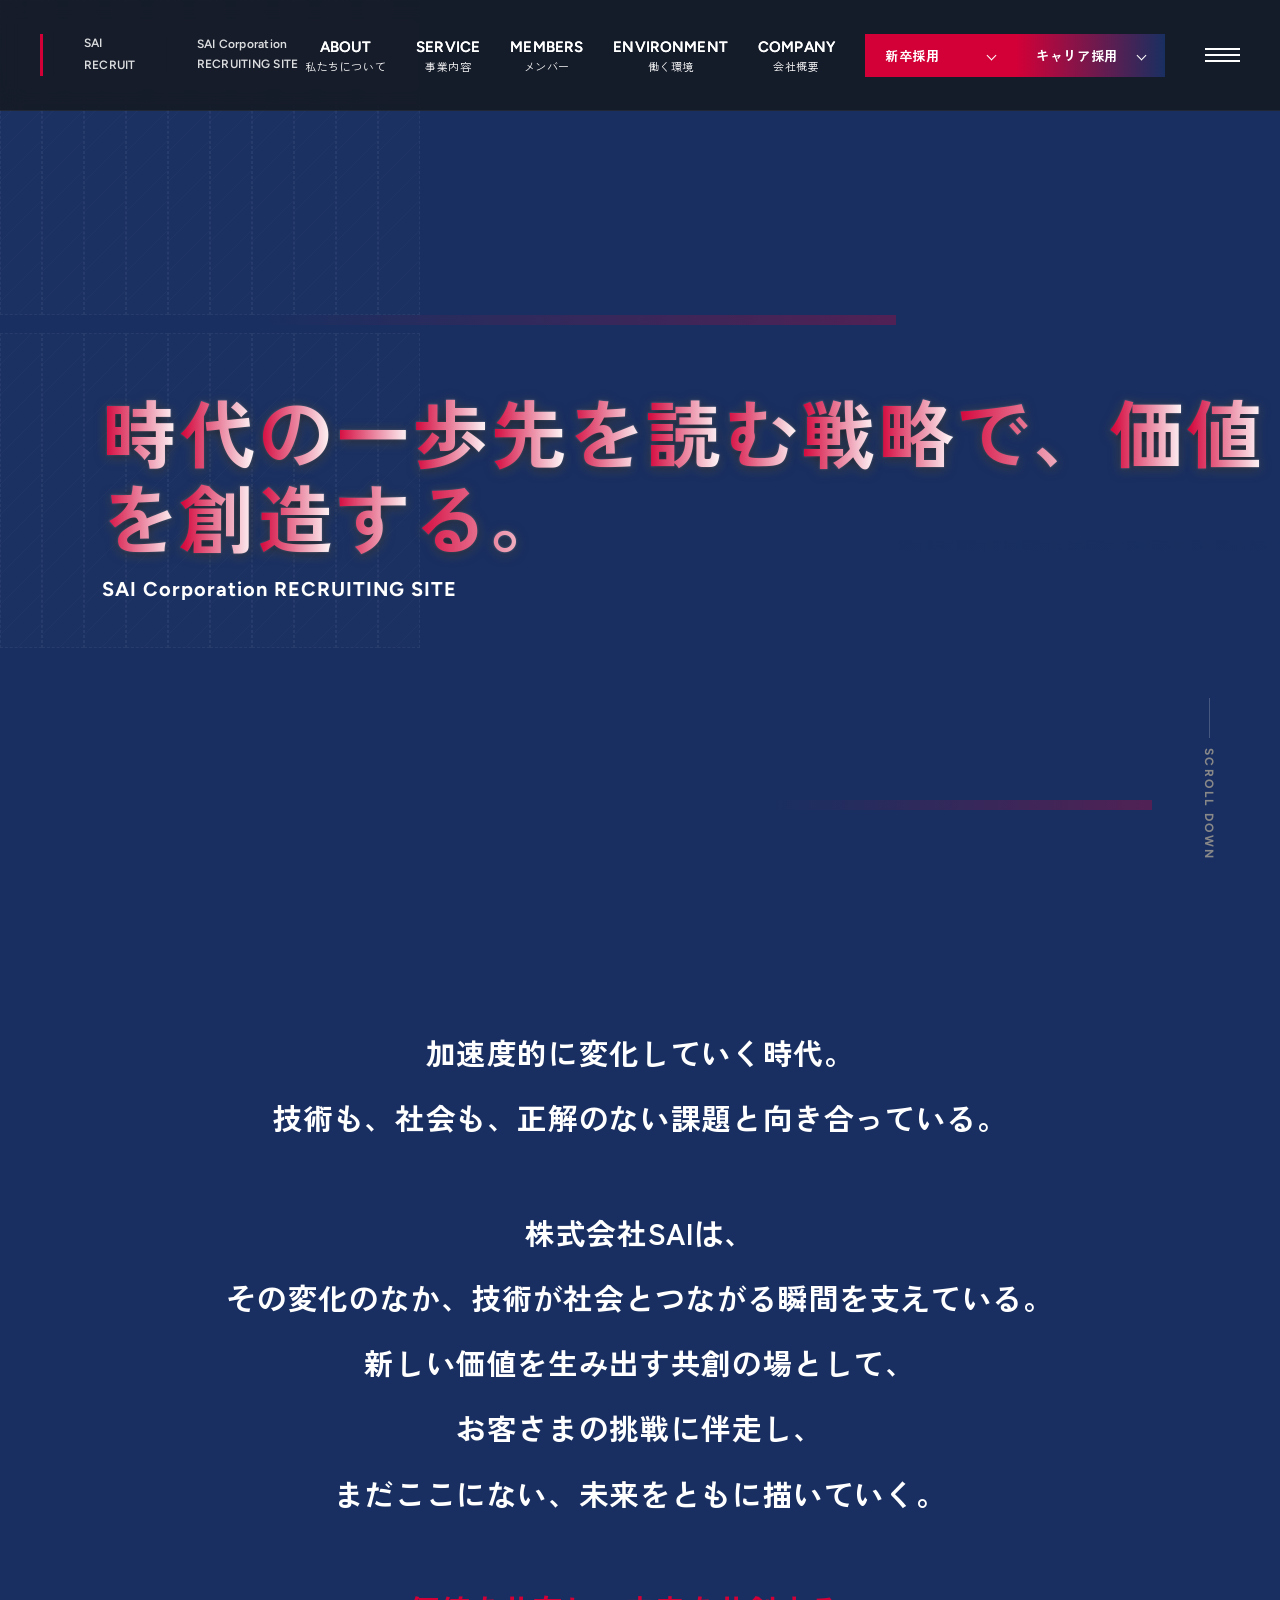
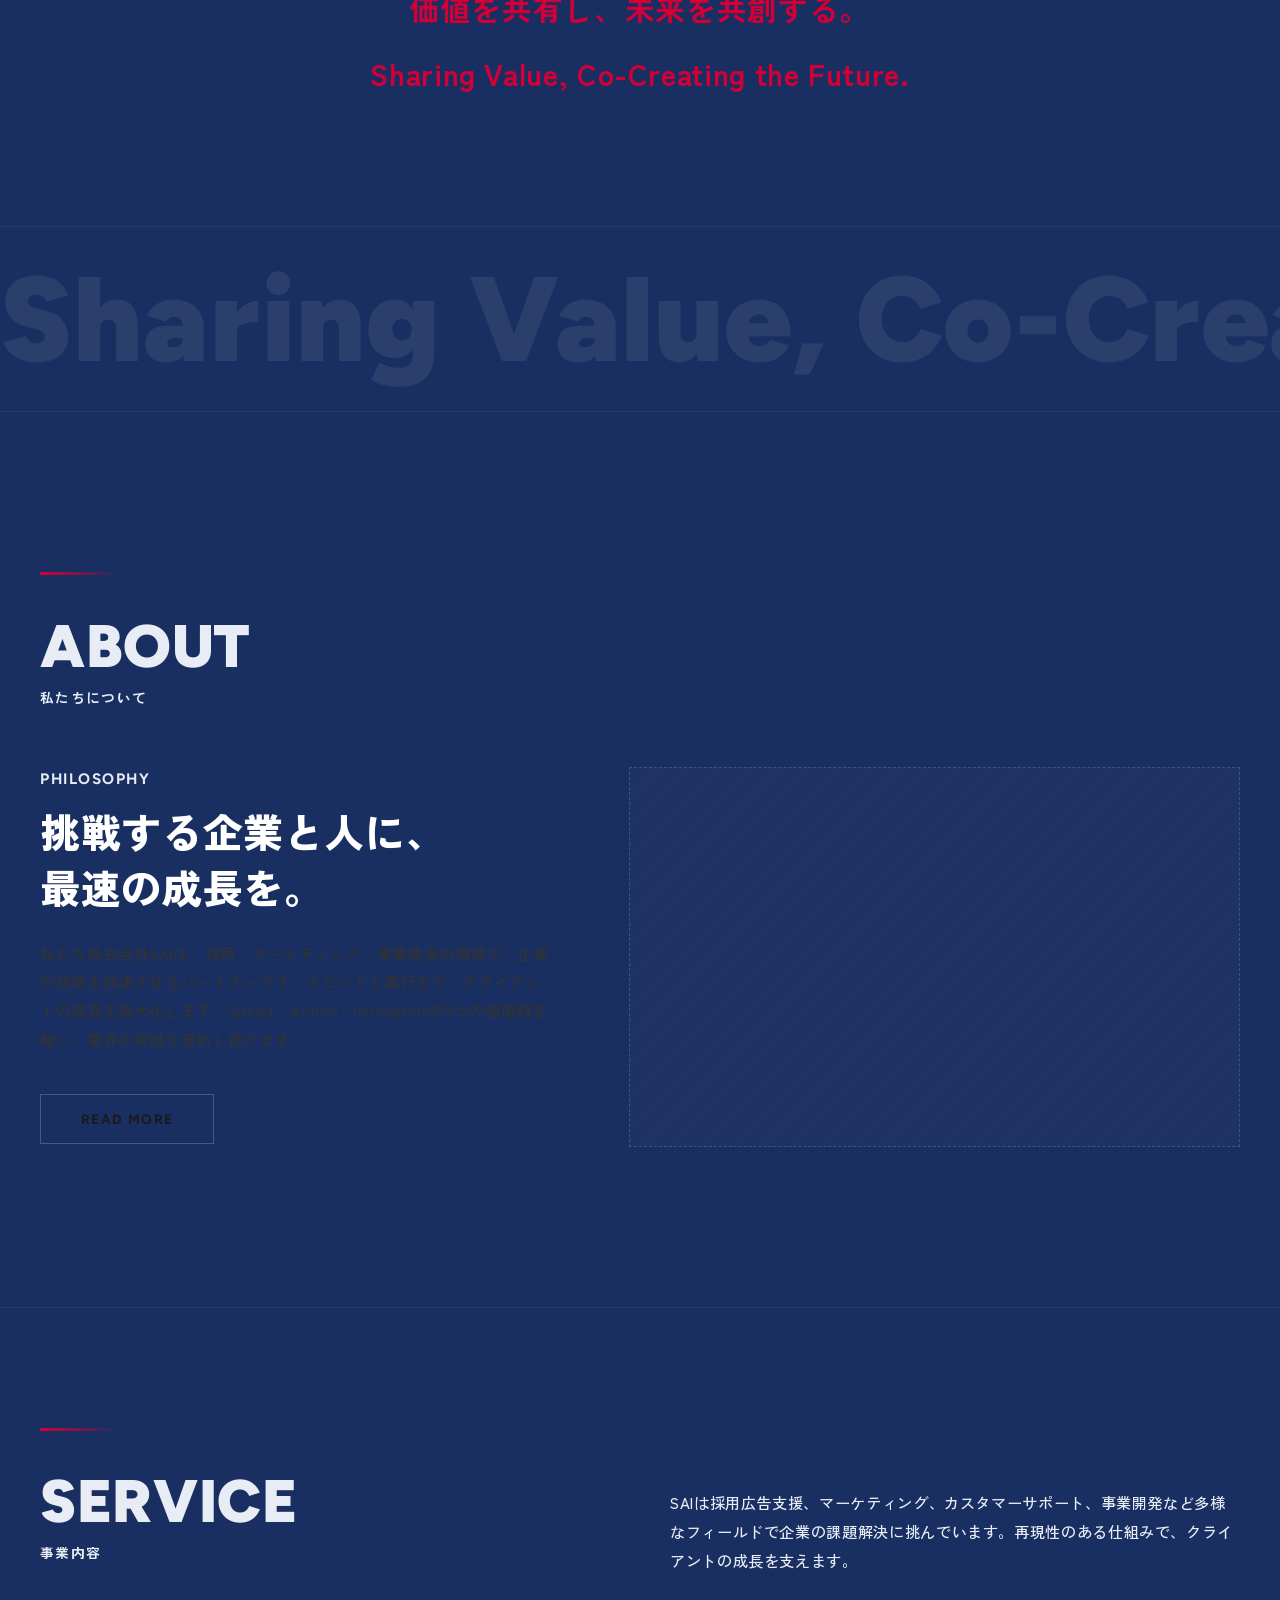
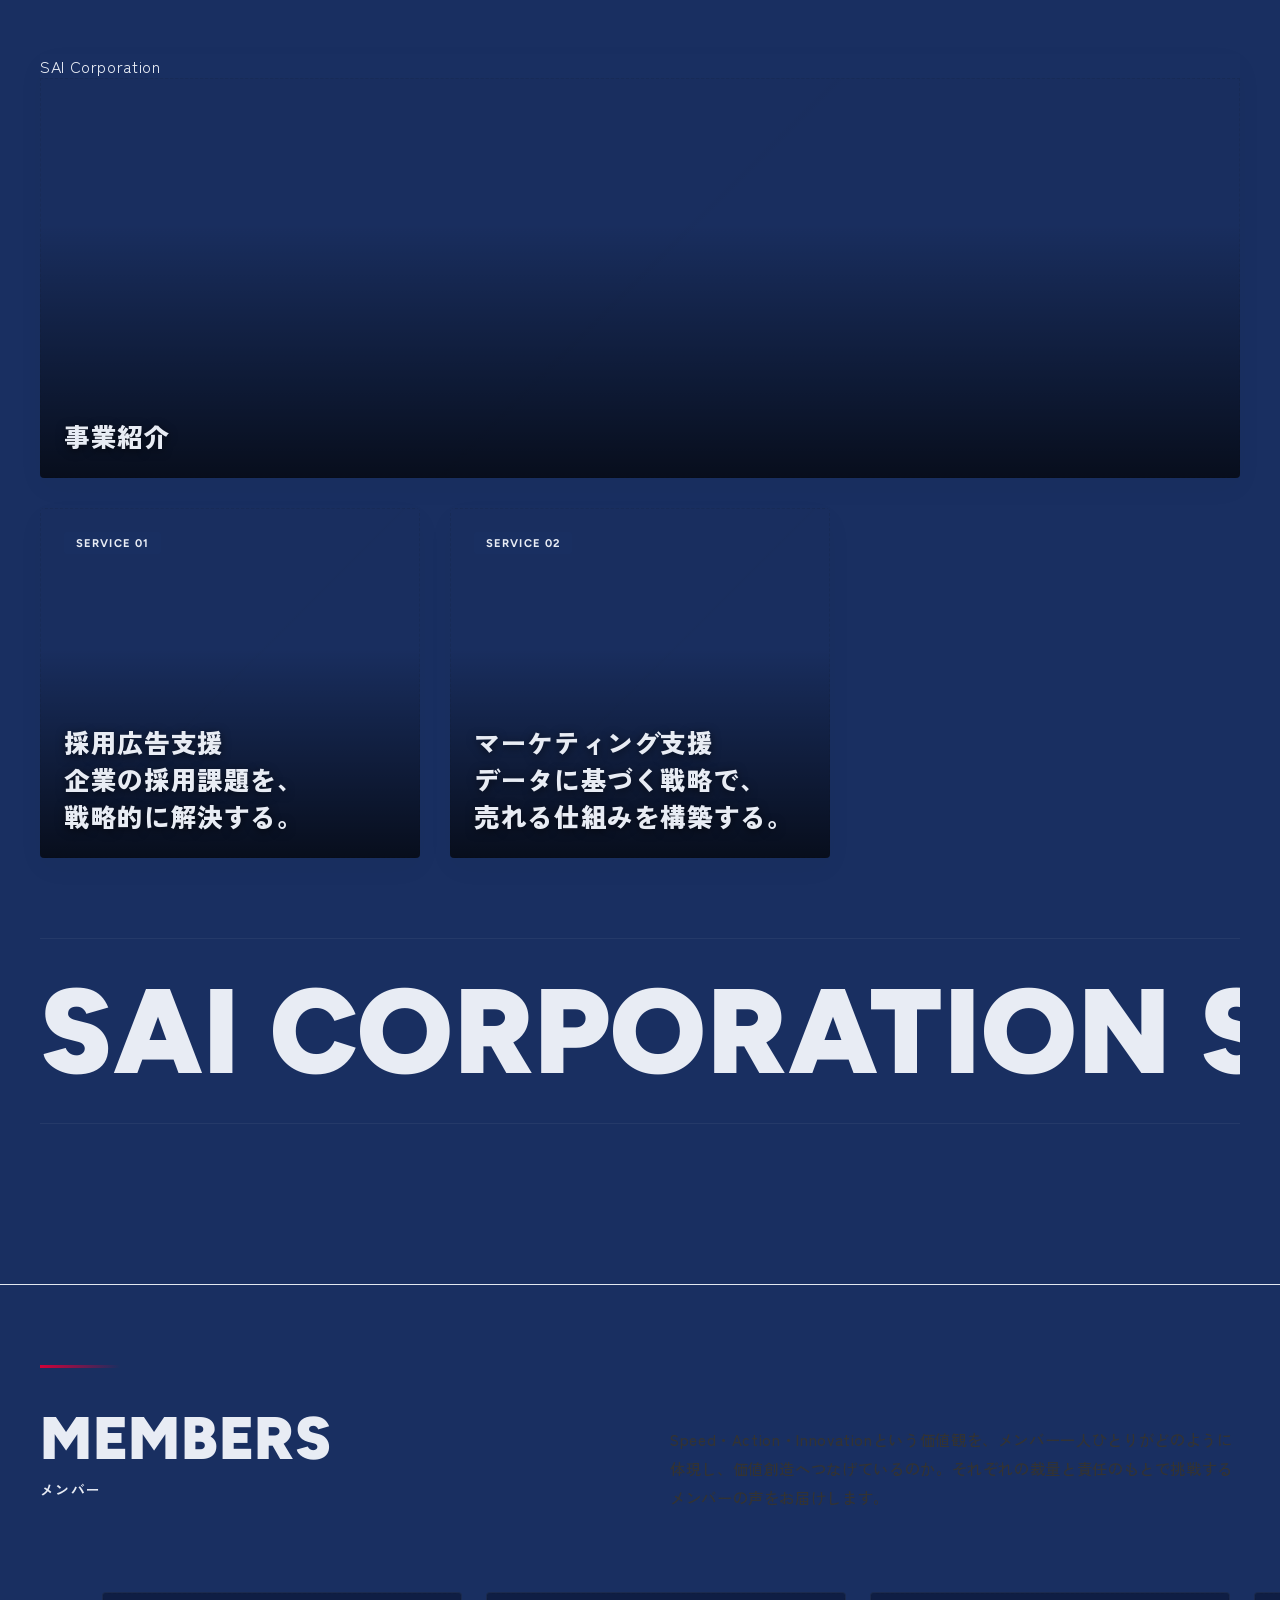
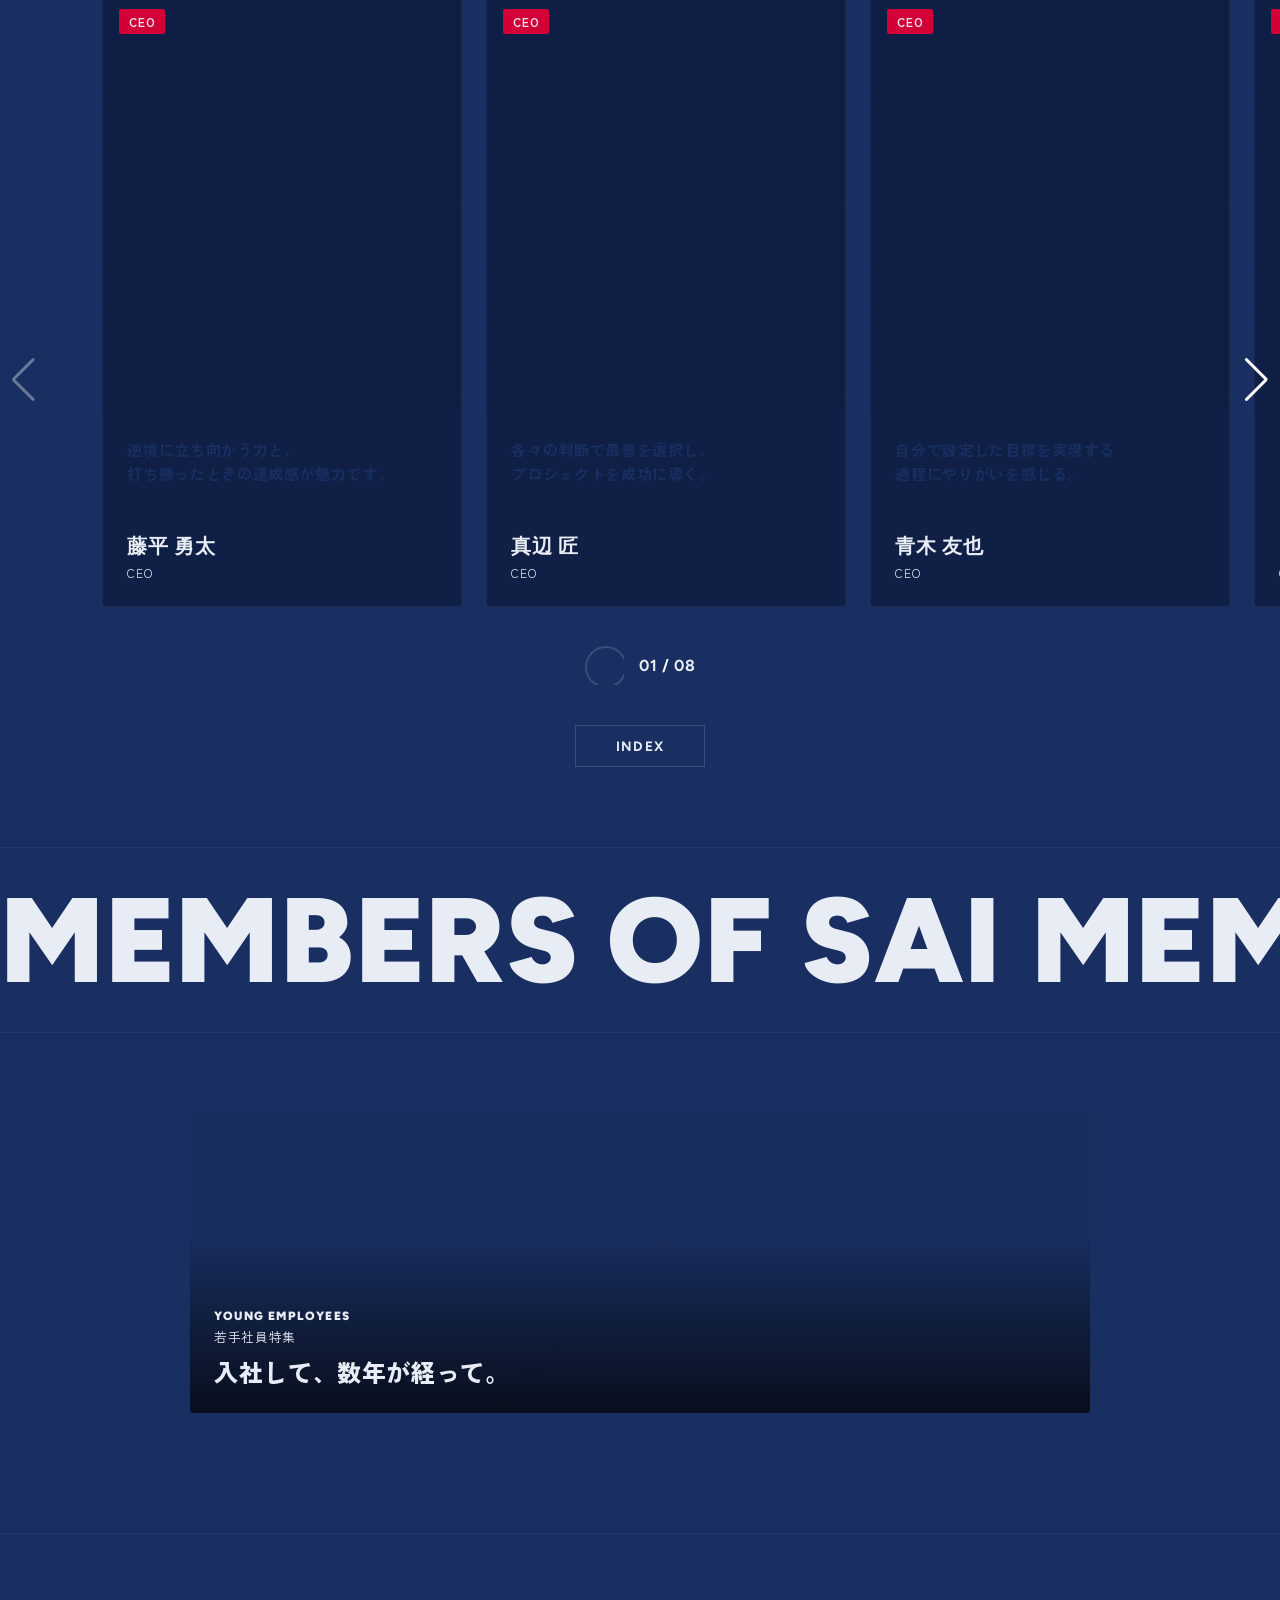
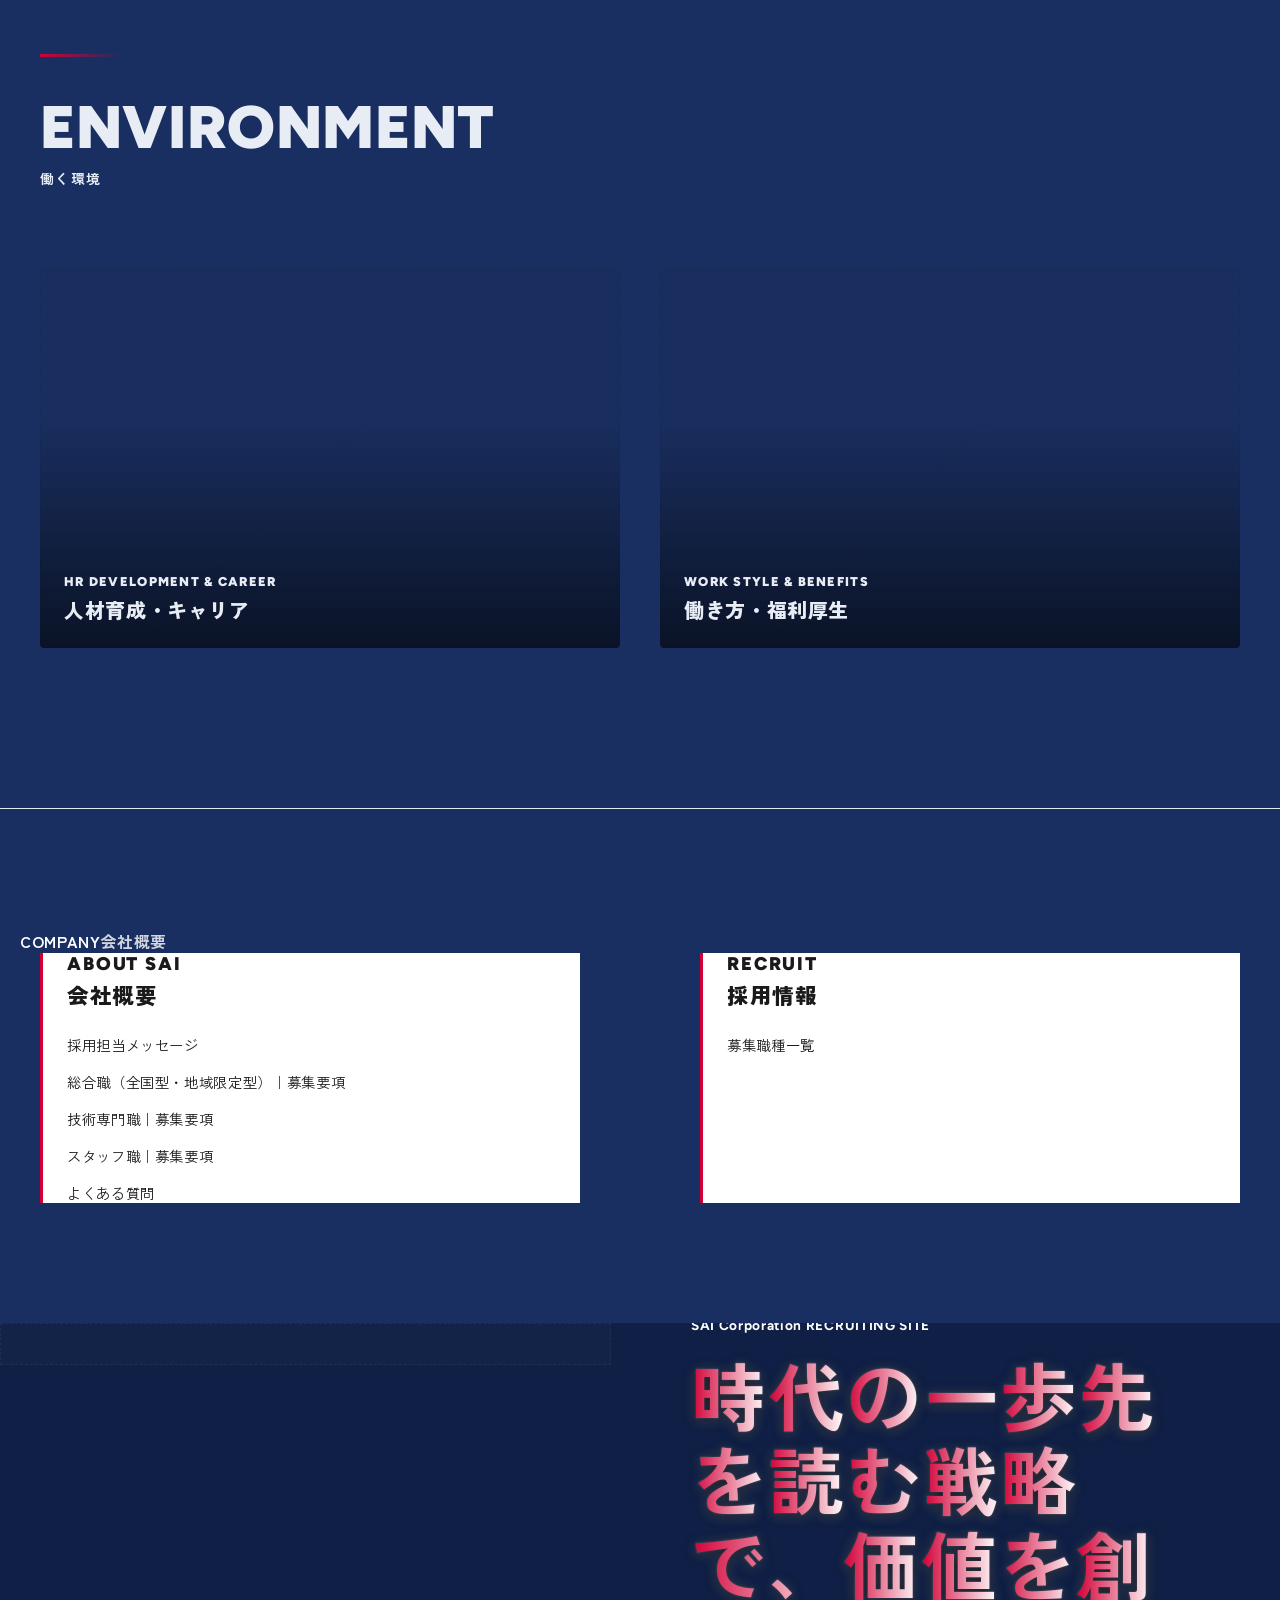
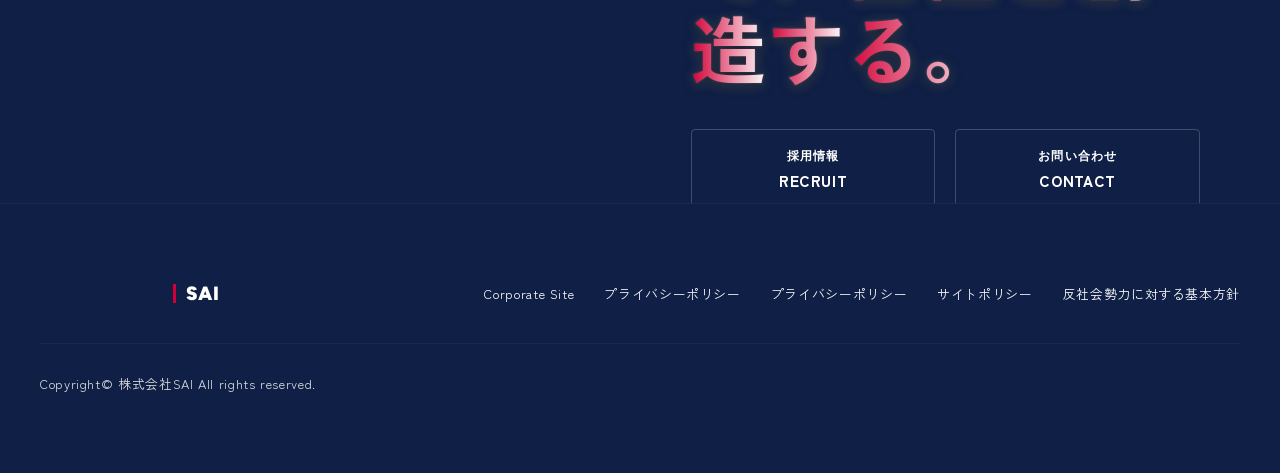
<file: index.html>
<!DOCTYPE html>
<html lang="ja">
<head>
<meta http-equiv="Content-Type" content="text/html; charset=UTF-8">
<meta name="viewport" content="width=device-width, initial-scale=1.0">
<meta name="format-detection" content="telephone=no">
<meta name="keywords" content="株式会社SAI,SAI,採用,採用情報,マーケティング,広告運用,カスタマーサポート,事業開発,新卒採用,中途採用,キャリア採用,渋谷">
<meta name="twitter:card" content="summary_large_image">
<meta name="description" content="株式会社SAIの採用サイト。Speed・Action・Innovationを軸に、裁量と責任を持って挑戦できる環境。採用広告支援・マーケティング・事業開発で成長したい仲間を募集しています。">
<title>株式会社SAI | 採用サイト ｜ Speed・Action・Innovation</title>

<!-- FONT -->
<link rel="preconnect" href="https://fonts.googleapis.com">
<link rel="preconnect" href="https://fonts.gstatic.com" crossorigin>
<link href="https://fonts.googleapis.com/css2?family=Figtree:ital,wght@0,300..900;1,300..900&family=Zen+Kaku+Gothic+Antique:wght@300;400;500;700;900&display=swap" rel="stylesheet">

<!-- CSS (Swiper & Custom) -->
<link rel="stylesheet" href="https://cdn.jsdelivr.net/npm/swiper@11/swiper-bundle.min.css" />
<link rel="stylesheet" href="style-v2.css">
</head>
<body id="top">

<header class="header">
    <h1 class="site-name">
        <a href="index.html">
            <!-- ロゴ画像プレースホルダー -->
            <div class="orix-logo-placeholder">
                <span class="logo-main">SAI</span>
                <span class="logo-sub">RECRUIT</span>
            </div>
            <span>SAI Corporation<br>RECRUITING SITE</span>
        </a>
    </h1>
    <nav class="nav-global" aria-label="グローバルナビゲーション">
        <ul>
            <li><a href="#intro"><span data-text="ABOUT">ABOUT</span><span>私たちについて</span></a></li>
            <li><a href="#job"><span data-text="SERVICE">SERVICE</span><span>事業内容</span></a></li>
            <li><a href="#people"><span data-text="MEMBERS">MEMBERS</span><span>メンバー</span></a></li>
            <li><a href="#environment"><span data-text="ENVIRONMENT">ENVIRONMENT</span><span>働く環境</span></a></li>
            <li><a href="#info"><span data-text="COMPANY">COMPANY</span><span>会社概要</span></a></li>
        </ul>
    </nav>
    <div class="nav-entry">
        <ul>
            <li>
                <button type="button">新卒採用</button>
                <ul>
                    <li><a href="#" target="_blank">28 ENTRY/MY PAGE</a></li>
                    <li><a href="#" target="_blank">27 ENTRY/MY PAGE</a></li>
                </ul>
            </li>
            <li>
                <button type="button">キャリア採用</button>
                <ul>
                    <li><a href="#" target="_blank">募集職種一覧</a></li>
                </ul>
            </li>
        </ul>
    </div>
    <button type="button" class="btn-nav js-nav-trigger" aria-controls="navigation" aria-expanded="false" aria-label="メニューを開く"><span></span></button>
    <nav class="nav-hamburger js-nav-target" id="navigation" aria-hidden="true" aria-label="ハンバーガーメニュー">
        <div class="inner">
            <p class="name"><a href="index.html">SAI Corporation<br>RECRUITING SITE</a></p>
            <div class="menu-wrap">
                <div class="hamburger-entry">
                    <ul>
                        <li>
                            <button type="button"><span>新卒採用</span><span>NEW GRADUATE</span></button>
                            <ul>
                                <li><a href="#" target="_blank">28 ENTRY/MY PAGE</a></li>
                                <li><a href="#" target="_blank">27 ENTRY/MY PAGE</a></li>
                            </ul>
                        </li>
                        <li>
                            <button type="button"><span>キャリア採用</span><span>CAREER</span></button>
                            <ul>
                                <li><a href="#" target="_blank">募集職種一覧</a></li>
                            </ul>
                        </li>
                    </ul>
                </div>
                <div class="menu">
                    <ul>
                        <li>
                            <p><span>INTRODUCTION</span><span>企業を知る</span></p>
                            <ul>
                                <li><a href="#">株式会社SAIを企業研究</a></li>
                                <li><a href="#">トップメッセージ</a></li>
                            </ul>
                        </li>
                        <li>
                            <p><span>JOB &amp; PROJECT</span><span>仕事を知る</span></p>
                            <ul>
                                <li><a href="#">職種・仕事紹介</a></li>
                                <li><a href="#">プロジェクトストーリー 01</a></li>
                                <li><a href="#">プロジェクトストーリー 02</a></li>
                            </ul>
                        </li>
                        <li>
                            <p><span>PEOPLE</span><span>人を知る</span></p>
                            <ul>
                                <li><a href="#">社員紹介 - INDEX</a></li>
                                <li><a href="#">若手社員特集</a></li>
                            </ul>
                        </li>
                        <li>
                            <p><span>ENVIRONMENT</span><span>働く環境</span></p>
                            <ul>
                                <li><a href="#">人材育成・キャリア</a></li>
                                <li><a href="#">働き方・福利厚生</a></li>
                            </ul>
                        </li>
                        <li>
                            <p><span>RECRUITMENT INFO</span><span>採用情報</span></p>
                            <ul>
                                <li><a href="#">採用情報</a></li>
                            </ul>
                        </li>
                    </ul>
                </div>
            </div>
            <div class="utility">
                <ul>
                    <li><a href="#" target="_blank">Corporate Site</a></li>
                    <li><a href="#" target="_blank">プライバシーポリシー</a></li>
                </ul>
                <ul>
                    <li><a href="#" target="_blank">プライバシーポリシー</a></li>
                    <li><a href="#" target="_blank">サイトポリシー</a></li>
                    <li><a href="#" target="_blank">反社会勢力に対する基本方針</a></li>
                </ul>
                <p class="copyright">Copyright&copy; 株式会社SAI All rights reserved.</p>
            </div>
        </div>
    </nav>
</header>

<main class="main">

    <!-- KV (キービジュアル) セクション -->
    <div class="kv js-inview">
        <!-- Swiper KV 01 (SP用 1段目) -->
        <div class="swiper num01 js-kv-swiper01">
            <div class="swiper-wrapper">
                <div class="swiper-slide"><div class="orix-img-placeholder sp-slide"></div></div>
                <div class="swiper-slide"><div class="orix-img-placeholder sp-slide"></div></div>
                <div class="swiper-slide"><div class="orix-img-placeholder sp-slide"></div></div>
                <div class="swiper-slide"><div class="orix-img-placeholder sp-slide"></div></div>
                <div class="swiper-slide"><div class="orix-img-placeholder sp-slide"></div></div>
                <div class="swiper-slide"><div class="orix-img-placeholder sp-slide"></div></div>
                <div class="swiper-slide"><div class="orix-img-placeholder sp-slide"></div></div>
                <div class="swiper-slide"><div class="orix-img-placeholder sp-slide"></div></div>
                <div class="swiper-slide"><div class="orix-img-placeholder sp-slide"></div></div>
                <div class="swiper-slide"><div class="orix-img-placeholder sp-slide"></div></div>
            </div>
        </div>

        <!-- Swiper KV 02 (SP用 2段目) -->
        <div class="swiper num02 js-kv-swiper02">
            <div class="swiper-wrapper">
                <div class="swiper-slide"><div class="orix-img-placeholder sp-slide"></div></div>
                <div class="swiper-slide"><div class="orix-img-placeholder sp-slide"></div></div>
                <div class="swiper-slide"><div class="orix-img-placeholder sp-slide"></div></div>
                <div class="swiper-slide"><div class="orix-img-placeholder sp-slide"></div></div>
                <div class="swiper-slide"><div class="orix-img-placeholder sp-slide"></div></div>
                <div class="swiper-slide"><div class="orix-img-placeholder sp-slide"></div></div>
                <div class="swiper-slide"><div class="orix-img-placeholder sp-slide"></div></div>
                <div class="swiper-slide"><div class="orix-img-placeholder sp-slide"></div></div>
                <div class="swiper-slide"><div class="orix-img-placeholder sp-slide"></div></div>
                <div class="swiper-slide"><div class="orix-img-placeholder sp-slide"></div></div>
            </div>
        </div>

        <!-- Swiper KV 03 (PC用) -->
        <div class="swiper num03 js-kv-swiper03">
            <div class="swiper-wrapper">
                <div class="swiper-slide"><div class="orix-img-placeholder pc-slide"></div></div>
                <div class="swiper-slide"><div class="orix-img-placeholder pc-slide"></div></div>
                <div class="swiper-slide"><div class="orix-img-placeholder pc-slide"></div></div>
                <div class="swiper-slide"><div class="orix-img-placeholder pc-slide"></div></div>
                <div class="swiper-slide"><div class="orix-img-placeholder pc-slide"></div></div>
                <div class="swiper-slide"><div class="orix-img-placeholder pc-slide"></div></div>
                <div class="swiper-slide"><div class="orix-img-placeholder pc-slide"></div></div>
                <div class="swiper-slide"><div class="orix-img-placeholder pc-slide"></div></div>
                <div class="swiper-slide"><div class="orix-img-placeholder pc-slide"></div></div>
                <div class="swiper-slide"><div class="orix-img-placeholder pc-slide"></div></div>
            </div>
        </div>

        <div class="set">
            <!-- 筆文字コピーのプレースホルダー（テキスト＋CSSアニメーション化） -->
            <p class="copy">
                <span>
                    <span class="copy-char char-1" data-char="時">時</span>
                    <span class="copy-char char-2" data-char="代">代</span>
                    <span class="copy-char char-3" data-char="の">の</span>
                    <span class="copy-char char-4" data-char="一">一</span>
                    <span class="copy-char char-5" data-char="歩">歩</span>
                    <span class="copy-char char-6" data-char="先">先</span>
                    <span class="copy-char char-7" data-char="を">を</span>
                    <span class="copy-char char-8" data-char="読">読</span>
                    <span class="copy-char char-9" data-char="む">む</span>
                    <span class="copy-char char-10" data-char="戦">戦</span>
                    <span class="copy-char char-11" data-char="略">略</span>
                    <span class="copy-char char-12" data-char="で、">で、</span>
                    <span class="copy-char char-13" data-char="価">価</span>
                    <span class="copy-char char-14" data-char="値">値</span>
                    <span class="copy-char char-15" data-char="を">を</span>
                    <span class="copy-char char-16" data-char="創">創</span>
                    <span class="copy-char char-17" data-char="造">造</span>
                    <span class="copy-char char-18" data-char="す">す</span>
                    <span class="copy-char char-19" data-char="る。">る。</span>
                </span>
            </p>
            <p class="name">SAI Corporation RECRUITING SITE</p>
        </div>

        <div class="slide-set">
            <!-- Swiper KV 04 (SP用 3段目) -->
            <div class="swiper num04 js-kv-swiper04">
                <div class="swiper-wrapper">
                    <div class="swiper-slide"><div class="orix-img-placeholder sp-slide"></div></div>
                    <div class="swiper-slide"><div class="orix-img-placeholder sp-slide"></div></div>
                    <div class="swiper-slide"><div class="orix-img-placeholder sp-slide"></div></div>
                    <div class="swiper-slide"><div class="orix-img-placeholder sp-slide"></div></div>
                    <div class="swiper-slide"><div class="orix-img-placeholder sp-slide"></div></div>
                    <div class="swiper-slide"><div class="orix-img-placeholder sp-slide"></div></div>
                    <div class="swiper-slide"><div class="orix-img-placeholder sp-slide"></div></div>
                    <div class="swiper-slide"><div class="orix-img-placeholder sp-slide"></div></div>
                    <div class="swiper-slide"><div class="orix-img-placeholder sp-slide"></div></div>
                    <div class="swiper-slide"><div class="orix-img-placeholder sp-slide"></div></div>
                </div>
            </div>

            <!-- Swiper KV 05 (SP用 4段目) -->
            <div class="swiper num05 js-kv-swiper05">
                <div class="swiper-wrapper">
                    <div class="swiper-slide"><div class="orix-img-placeholder sp-slide"></div></div>
                    <div class="swiper-slide"><div class="orix-img-placeholder sp-slide"></div></div>
                    <div class="swiper-slide"><div class="orix-img-placeholder sp-slide"></div></div>
                    <div class="swiper-slide"><div class="orix-img-placeholder sp-slide"></div></div>
                    <div class="swiper-slide"><div class="orix-img-placeholder sp-slide"></div></div>
                    <div class="swiper-slide"><div class="orix-img-placeholder sp-slide"></div></div>
                    <div class="swiper-slide"><div class="orix-img-placeholder sp-slide"></div></div>
                    <div class="swiper-slide"><div class="orix-img-placeholder sp-slide"></div></div>
                    <div class="swiper-slide"><div class="orix-img-placeholder sp-slide"></div></div>
                    <div class="swiper-slide"><div class="orix-img-placeholder sp-slide"></div></div>
                </div>
            </div>

            <!-- Swiper KV 06 (PC用 2段目) -->
            <div class="swiper num06 js-kv-swiper06">
                <div class="swiper-wrapper">
                    <div class="swiper-slide"><div class="orix-img-placeholder pc-slide"></div></div>
                    <div class="swiper-slide"><div class="orix-img-placeholder pc-slide"></div></div>
                    <div class="swiper-slide"><div class="orix-img-placeholder pc-slide"></div></div>
                    <div class="swiper-slide"><div class="orix-img-placeholder pc-slide"></div></div>
                    <div class="swiper-slide"><div class="orix-img-placeholder pc-slide"></div></div>
                    <div class="swiper-slide"><div class="orix-img-placeholder pc-slide"></div></div>
                    <div class="swiper-slide"><div class="orix-img-placeholder pc-slide"></div></div>
                    <div class="swiper-slide"><div class="orix-img-placeholder pc-slide"></div></div>
                    <div class="swiper-slide"><div class="orix-img-placeholder pc-slide"></div></div>
                    <div class="swiper-slide"><div class="orix-img-placeholder pc-slide"></div></div>
                </div>
            </div>
        </div>

        <p class="scroll">SCROLL DOWN</p>
        <div class="line type01"></div>
        <div class="line type02"></div>
        <div class="line type03"></div>
        <div class="line type04"></div>
        <div class="line type05"></div>
        <div class="line type06"></div>
        <div class="line type07 is-pc"></div>
    </div>

    <!-- メッセージセクション -->
    <div class="message">
        <p class="js-inview">加速度的に変化していく時代。<br>技術も、社会も、正解のない課題と向き合っている。</p>
        <p class="js-inview">株式会社SAIは、<br>その変化のなか、技術が社会とつながる瞬間を支えている。<br>新しい価値を生み出す共創の場として、<br>お客さまの挑戦に伴走し、<br>まだここにない、未来をともに描いていく。</p>
        <p class="js-inview">価値を共有し、未来を共創する。<br>Sharing Value, Co-Creating the Future.</p>
    </div>

    <!-- 無限スクロールテキスト 01 -->
    <p class="slide-text type-white js-inview">
        <span>
            Sharing Value, Co-Creating the Future. Sharing Value, Co-Creating the Future.
        </span>
        <span>
            Sharing Value, Co-Creating the Future. Sharing Value, Co-Creating the Future.
        </span>
    </p>

    <!-- INTRO (はじめに) セクション -->
    <section class="section intro js-inview" id="intro">
        <h2><span>ABOUT</span><span>私たちについて</span></h2>
        <div class="inner">
            <div class="set">
                <p class="en">PHILOSOPHY</p>
                <h3>挑戦する企業と人に、<br>最速の成長を。</h3>
                <p class="text">私たち株式会社SAIは、採用・マーケティング・事業開発の領域で、企業の挑戦を加速させるパートナーです。スピードと実行力で、クライアントの成長を最大化します。Speed・Action・Innovationの3つの価値観を軸に、業界の常識を更新し続けます。</p>
                <a class="btn" href="#">READ MORE</a>
            </div>
            <!-- 画像プレースホルダー -->
            <div class="intro-photo-wrap">
                <div class="orix-img-placeholder intro-ph"></div>
            </div>
        </div>
    </section>

    <!-- JOB & PROJECT (仕事を知る) セクション -->
    <section class="section job" id="job">
        <div class="hdg-set js-inview">
            <h2><span>SERVICE</span><span>事業内容</span></h2>
            <p class="text">SAIは採用広告支援、マーケティング、カスタマーサポート、事業開発など多様なフィールドで企業の課題解決に挑んでいます。再現性のある仕組みで、クライアントの成長を支えます。</p>
        </div>
        <ul>
            <li class="js-inview">
                <a href="#">
                    <p class="copy">SAI Corporation</p>
                    <div class="orix-img-placeholder job-ph-01"></div>
                    <p class="title">事業紹介</p>
                </a>
            </li>
            <li class="js-inview">
                <a href="#">
                    <div class="orix-img-placeholder project-ph-01"></div>
                    <p class="category">SERVICE 01</p>
                    <p class="title">採用広告支援<br>企業の採用課題を、<br class="is-pc">戦略的に解決する。</p>
                </a>
            </li>
            <li class="js-inview">
                <a href="#">
                    <div class="orix-img-placeholder project-ph-02"></div>
                    <p class="category">SERVICE 02</p>
                    <p class="title">マーケティング支援<br>データに基づく戦略で、<br class="is-pc">売れる仕組みを構築する。</p>
                </a>
            </li>
        </ul>
        
        <!-- 無限スクロールテキスト 02 -->
        <p class="slide-text type-gray">
            <span>
                SAI CORPORATION SAI CORPORATION SAI CORPORATION
            </span>
            <span>
                SAI CORPORATION SAI CORPORATION SAI CORPORATION
            </span>
        </p>
    </section>

    <!-- PEOPLE (人を知る) セクション -->
    <section class="section people" id="people">
        <div class="hdg-set-wrap js-inview">
            <div class="hdg-set">
                <h2><span>MEMBERS</span><span>メンバー</span></h2>
                <p class="text">Speed・Action・Innovationという価値観を、メンバー一人ひとりがどのように体現し、価値創造へつなげているのか。それぞれの裁量と責任のもとで挑戦するメンバーの声をお届けします。</p>
            </div>
        </div>
        
        <div class="list js-inview">
            <div class="swiper js-swiper-people">
                <div class="swiper-wrapper">
                    <!-- Member 1 -->
                    <div class="swiper-slide">
                        <div class="item">
                            <a href="#">
                                <div class="img">
                                    <p class="type">CEO</p>
                                    <div class="orix-img-placeholder member-ph"></div>
                                </div>
                            </a>
                            <div class="set">
                                <p class="title"><a href="#">逆境に立ち向かう力と、<br class="is-pc">打ち勝ったときの達成感が魅力です。</a></p>
                                <a href="#">
                                    <p class="name">藤平 勇太</p>
                                    <p class="division"><span>CEO</span></p>
                                </a>
                            </div>
                        </div>
                    </div>
                    <!-- Member 2 -->
                    <div class="swiper-slide">
                        <div class="item">
                            <a href="#">
                                <div class="img">
                                    <p class="type">CEO</p>
                                    <div class="orix-img-placeholder member-ph"></div>
                                </div>
                            </a>
                            <div class="set">
                                <p class="title"><a href="#">各々の判断で最善を選択し、<br class="is-pc">プロジェクトを成功に導く。</a></p>
                                <a href="#">
                                    <p class="name">真辺 匠</p>
                                    <p class="division"><span>CEO</span></p>
                                </a>
                            </div>
                        </div>
                    </div>
                    <!-- Member 3 -->
                    <div class="swiper-slide">
                        <div class="item">
                            <a href="#">
                                <div class="img">
                                    <p class="type">CEO</p>
                                    <div class="orix-img-placeholder member-ph"></div>
                                </div>
                            </a>
                            <div class="set">
                                <p class="title"><a href="#">自分で設定した目標を実現する<br class="is-pc">過程にやりがいを感じる。</a></p>
                                <a href="#">
                                    <p class="name">青木 友也</p>
                                    <p class="division"><span>CEO</span></p>
                                </a>
                            </div>
                        </div>
                    </div>
                    <!-- Member 4 -->
                    <div class="swiper-slide">
                        <div class="item">
                            <a href="#">
                                <div class="img">
                                    <p class="type">CEO</p>
                                    <div class="orix-img-placeholder member-ph"></div>
                                </div>
                            </a>
                            <div class="set">
                                <p class="title"><a href="#">提供するICT機器も、それらを管理する<br class="is-pc">技術センターも最先端を追求していく。</a></p>
                                <a href="#">
                                    <p class="name">M.R.</p>
                                    <p class="division"><span>CEO</span></p>
                                </a>
                            </div>
                        </div>
                    </div>
                    <!-- Member 5 -->
                    <div class="swiper-slide">
                        <div class="item">
                            <a href="#">
                                <div class="img">
                                    <p class="type">CEO</p>
                                    <div class="orix-img-placeholder member-ph"></div>
                                </div>
                            </a>
                            <div class="set">
                                <p class="title"><a href="#">正確な測定器をお客さまへ<br class="is-pc">迅速に提供する。<br class="is-pc">そのための課題をすべて解決していく。</a></p>
                                <a href="#">
                                    <p class="name">A.S.</p>
                                    <p class="division"><span>CEO</span></p>
                                </a>
                            </div>
                        </div>
                    </div>
                    <!-- Member 6 -->
                    <div class="swiper-slide">
                        <div class="item">
                            <a href="#">
                                <div class="img">
                                    <p class="type">CEO</p>
                                    <div class="orix-img-placeholder member-ph"></div>
                                </div>
                            </a>
                            <div class="set">
                                <p class="title"><a href="#">既存事業の枠を超え、<br class="is-pc">外部と共創しながら未来に向けた<br class="is-pc">新規事業を立ち上げていく。</a></p>
                                <a href="#">
                                    <p class="name">A.K.</p>
                                    <p class="division"><span>CEO</span></p>
                                </a>
                            </div>
                        </div>
                    </div>
                    <!-- Member 7 -->
                    <div class="swiper-slide">
                        <div class="item">
                            <a href="#">
                                <div class="img">
                                    <p class="type">CEO</p>
                                    <div class="orix-img-placeholder member-ph"></div>
                                </div>
                            </a>
                            <div class="set">
                                <p class="title"><a href="#">どんな測定器を、どう活用すれば<br class="is-pc">収益を最大化できるのか、<br class="is-pc">その戦略を企画・実行。</a></p>
                                <a href="#">
                                    <p class="name">S.N.</p>
                                    <p class="division"><span>CEO</span></p>
                                </a>
                            </div>
                        </div>
                    </div>
                    <!-- Member 8 -->
                    <div class="swiper-slide">
                        <div class="item">
                            <a href="#">
                                <div class="img">
                                    <p class="type">CEO</p>
                                    <div class="orix-img-placeholder member-ph"></div>
                                </div>
                            </a>
                            <div class="set">
                                <p class="title"><a href="#">正確な発注を究めるとともに、<br class="is-pc">チームの業務改善もリードしていく。</a></p>
                                <a href="#">
                                    <p class="name">K.R.</p>
                                    <p class="division"><span>CEO</span></p>
                                </a>
                            </div>
                        </div>
                    </div>
                    <!-- Member 9 -->
                    <div class="swiper-slide">
                        <div class="item">
                            <a href="#">
                                <div class="img">
                                    <p class="type">CEO</p>
                                    <div class="orix-img-placeholder member-ph"></div>
                                </div>
                            </a>
                            <div class="set">
                                <p class="title"><a href="#">私が分析するデータが経営の力となり、<br class="is-pc">会社全体にプラスの影響を与えていく。</a></p>
                                <a href="#">
                                    <p class="name">T.K.</p>
                                    <p class="division"><span>CEO</span></p>
                                </a>
                            </div>
                        </div>
                    </div>
                </div>
                
                <div class="swiper-button-prev"></div>
                <div class="swiper-button-next"></div>
                <div class="swiper-pagination-wrapper">
                    <svg class="circle-progress" width="40" height="40">
                        <circle class="bg" cx="22" cy="22" r="20"></circle>
                        <circle class="progress" cx="22" cy="22" r="20"></circle>
                    </svg>
                    <div class="swiper-pagination"></div>
                </div>
                <a href="#" class="btn-index"><span>INDEX</span></a>
            </div>
        </div>

        <!-- 無限スクロールテキスト 03 -->
        <p class="slide-text type-transparent">
            <span>
                MEMBERS OF SAI
            </span>
            <span>
                MEMBERS OF SAI
            </span>
        </p>

        <!-- 若手社員特集 -->
        <div class="special">
            <a href="#">
                <div class="orix-img-placeholder special-ph"></div>
                <div class="set">
                    <p class="category"><span>YOUNG EMPLOYEES</span><span>若手社員特集</span></p>
                    <p class="title">入社して、数年が経って。</p>
                </div>
            </a>
        </div>
        <a class="btn is-sp" href="#">READ MORE</a>
    </section>

    <!-- ENVIRONMENT (働く環境) セクション -->
    <section class="section environment" id="environment">
        <div class="hdg-set js-inview">
            <h2><span>ENVIRONMENT</span><span>働く環境</span></h2>
        </div>
        <ul class="env-list js-inview">
            <li>
                <a href="#">
                    <div class="orix-img-placeholder env-ph"></div>
                    <p>
                        <span>HR DEVELOPMENT & CAREER</span>
                        <span>人材育成・キャリア</span>
                    </p>
                </a>
            </li>
            <li>
                <a href="#">
                    <div class="orix-img-placeholder env-ph"></div>
                    <p>
                        <span>WORK STYLE & BENEFITS</span>
                        <span>働き方・福利厚生</span>
                    </p>
                </a>
            </li>
        </ul>
    </section>

    <!-- RECRUITMENT INFO (採用情報) セクション -->
    <section class="info js-inview" id="info">
        <h2><span>COMPANY</span><span>会社概要</span></h2>
        <div class="inner">
            <div class="box">
                <p><a href="#"><span>ABOUT SAI</span><span>会社概要</span></a></p>
                <ul>
                    <li><a href="#">採用担当メッセージ</a></li>
                    <li><a href="#">総合職（全国型・地域限定型）｜募集要項</a></li>
                    <li><a href="#">技術専門職｜募集要項</a></li>
                    <li><a href="#">スタッフ職｜募集要項</a></li>
                    <li><a href="#">よくある質問</a></li>
                </ul>
            </div>
            <div class="box">
                <p><a href="#"><span>RECRUIT</span><span>採用情報</span></a></p>
                <ul>
                    <li><a href="#" target="_blank">募集職種一覧</a></li>
                </ul>
            </div>
        </div>
    </section>

</main>

<footer class="footer">
    <div class="recruit">
        <div class="img-slide">
            <!-- 下部採用イメージスライダー -->
            <div class="swiper js-recruit-swiper">
                <div class="swiper-wrapper">
                    <div class="swiper-slide"><div class="orix-img-placeholder footer-slide"></div></div>
                    <div class="swiper-slide"><div class="orix-img-placeholder footer-slide"></div></div>
                    <div class="swiper-slide"><div class="orix-img-placeholder footer-slide"></div></div>
                    <div class="swiper-slide"><div class="orix-img-placeholder footer-slide"></div></div>
                    <div class="swiper-slide"><div class="orix-img-placeholder footer-slide"></div></div>
                    <div class="swiper-slide"><div class="orix-img-placeholder footer-slide"></div></div>
                    <div class="swiper-slide"><div class="orix-img-placeholder footer-slide"></div></div>
                    <div class="swiper-slide"><div class="orix-img-placeholder footer-slide"></div></div>
                    <div class="swiper-slide"><div class="orix-img-placeholder footer-slide"></div></div>
                    <div class="swiper-slide"><div class="orix-img-placeholder footer-slide"></div></div>
                    <div class="swiper-slide"><div class="orix-img-placeholder footer-slide"></div></div>
                    <div class="swiper-slide"><div class="orix-img-placeholder footer-slide"></div></div>
                </div>
            </div>
        </div>
        <div class="set">
            <p class="name">SAI Corporation RECRUITING SITE</p>
            <!-- 筆文字コピーのプレースホルダー（フッター用） -->
            <p class="copy">
                <span>
                    <span class="copy-char char-1" data-char="時">時</span>
                    <span class="copy-char char-2" data-char="代">代</span>
                    <span class="copy-char char-3" data-char="の">の</span>
                    <span class="copy-char char-4" data-char="一">一</span>
                    <span class="copy-char char-5" data-char="歩">歩</span>
                    <span class="copy-char char-6" data-char="先">先</span>
                    <span class="copy-char char-7" data-char="を">を</span>
                    <span class="copy-char char-8" data-char="読">読</span>
                    <span class="copy-char char-9" data-char="む">む</span>
                    <span class="copy-char char-10" data-char="戦">戦</span>
                    <span class="copy-char char-11" data-char="略">略</span>
                    <span class="copy-char char-12" data-char="で、">で、</span>
                    <span class="copy-char char-13" data-char="価">価</span>
                    <span class="copy-char char-14" data-char="値">値</span>
                    <span class="copy-char char-15" data-char="を">を</span>
                    <span class="copy-char char-16" data-char="創">創</span>
                    <span class="copy-char char-17" data-char="造">造</span>
                    <span class="copy-char char-18" data-char="す">す</span>
                    <span class="copy-char char-19" data-char="る。">る。</span>
                </span>
            </p>
            <div class="entry">
                <ul>
                    <li><a href="#" target="_blank"><span>採用情報</span><span>RECRUIT</span></a></li>
                    <li><a href="#" target="_blank"><span>お問い合わせ</span><span>CONTACT</span></a></li>
                </ul>
            </div>
        </div>
    </div>
    
    <div class="bottom">
        <div class="inner">
            <p class="logo">
                <!-- ロゴ画像プレースホルダー -->
                <div class="orix-logo-placeholder logo-white">
                    <span class="logo-main">SAI</span>
                </div>
            </p>
            <ul class="nav-utility">
                <li><a href="#" target="_blank">Corporate Site</a></li>
                <li><a href="#" target="_blank">プライバシーポリシー</a></li>
                <li><a href="#" target="_blank">プライバシーポリシー</a></li>
                <li><a href="#" target="_blank">サイトポリシー</a></li>
                <li><a href="#" target="_blank">反社会勢力に対する基本方針</a></li>
            </ul>
            <p class="copyright">Copyright&copy; 株式会社SAI All rights reserved.</p>
        </div>
    </div>
</footer>

<!-- Swiper JS -->
<script src="https://cdn.jsdelivr.net/npm/swiper@11/swiper-bundle.min.js"></script>

<!-- 直感編集パネル (極限シンプル版) -->


<!-- Custom JS -->
<script src="script-v2.js"></script>
</body>
</html>
</file>
<file: style-v2.css>
/* ==========================================================================
   【クローンテンプレート用CSS】オリックス・レンテック採用サイト再現
   ========================================================================== */

/* -----------------------------------------------
= Variable & Custom Properties
----------------------------------------------- */
:root {
	--fig: "Figtree", "Inter", sans-serif;
	--min: serif;
	--gothic: "Zen Kaku Gothic Antique", "Noto Sans JP", sans-serif;
	--black: #192F61;         /* 背景：ネイビー（暗） */
	--ink: #FFFFFF;           /* 本文テキスト：白 */
	--blue: #192F61;          /* オリックスブルー */
	--dark-blue: #0F1F45;     /* より濃い紺 */
	--red: #D30037;           /* オリックスレッド */
	--grad-orix: linear-gradient(90deg,#D30037,#192F61);
	--grad-blue: linear-gradient(90deg,transparent,#192F61);
	--grad-red: linear-gradient(90deg,transparent,#D30037);
	--filter-black: invert(6%) sepia(11%) saturate(1502%) hue-rotate(184deg) brightness(99%) contrast(92%);
	--filter-white: invert(100%) sepia(100%) saturate(0%) hue-rotate(288deg) brightness(102%) contrast(102%);
	
	/* プレースホルダー装飾用 */
	--ease-out-expo: cubic-bezier(0.16, 1, 0.3, 1);
	--transition-smooth: all 0.6s cubic-bezier(0.16, 1, 0.3, 1);
}

/* -----------------------------------------------
= Reset
----------------------------------------------- */
html {
	scroll-behavior: smooth;
	-webkit-text-size-adjust: 100%;
	text-size-adjust: 100%;
	font-size: 16px;
	background-color: var(--black);
}
body, h1, h2, h3, h4, h5, h6, p,
dl, dt, dd, ol, ul, li,
figure, figcaption {
	margin: 0;
	padding: 0;
	font-size: 1em;
	font-weight: normal;
}
ol, ul {
	list-style-type: "";
}
table {
	border-collapse: collapse;
	border-spacing: 0;
}
th, td {
	text-align: left;
	font-weight: normal;
	vertical-align: middle;
}
a {
	color: inherit;
	text-decoration: none;
	transition: var(--transition-smooth);
}
a img {
	border: none;
}
img {
	width: 100%;
	height: auto;
	vertical-align: top;
	box-sizing: border-box;
}
button, textarea {
	margin: 0;
	padding: 0;
	color: inherit;
	border: none;
	border-radius: 0;
	background: transparent;
	-webkit-appearance: none;
	appearance: none;
	font: inherit;
}
button {
	cursor: pointer;
}
input {
	border: none;
	border-radius: 0;
	font: inherit;
}
select {
	font: inherit;
}
iframe {
	border: none;
}

/* -----------------------------------------------
= Image & Logo Placeholder (新規画像プレースホルダー枠)
----------------------------------------------- */
.orix-img-placeholder {
	width: 100%;
	height: 100%;
	min-height: 200px;
	background-color: rgba(255, 255, 255, 0.02);
	border: 1px dashed rgba(255, 255, 255, 0.15);
	display: flex;
	flex-direction: column;
	align-items: center;
	justify-content: center;
	position: relative;
	transition: var(--transition-smooth);
	padding: 20px;
	box-sizing: border-box;
}

.orix-img-placeholder::before {
	content: '';
	position: absolute;
	top: 0;
	left: 0;
	width: 100%;
	height: 100%;
	background: linear-gradient(135deg, transparent 49.5%, rgba(255, 255, 255, 0.02) 50%, transparent 50.5%);
	background-size: 30px 30px;
}

.orix-img-placeholder span {
	font-family: var(--fig);
	font-size: 11px;
	font-weight: 700;
	letter-spacing: 0.15em;
	color: rgba(255, 255, 255, 0.4);
	text-transform: uppercase;
	text-align: center;
	position: relative;
	z-index: 2;
}

/* 白背景セクション内のプレースホルダー */
.job .orix-img-placeholder,
.people .orix-img-placeholder,
.environment .orix-img-placeholder,
.message-photo-area .orix-img-placeholder {
	background-color: rgba(22, 25, 32, 0.02);
	border: 1px dashed rgba(22, 25, 32, 0.12);
}

.job .orix-img-placeholder::before,
.people .orix-img-placeholder::before,
.environment .orix-img-placeholder::before,
.message-photo-area .orix-img-placeholder::before {
	background: linear-gradient(135deg, transparent 49.5%, rgba(22, 25, 32, 0.02) 50%, transparent 50.5%);
}

.job .orix-img-placeholder span,
.people .orix-img-placeholder span,
.environment .orix-img-placeholder span,
.message-photo-area .orix-img-placeholder span {
	color: rgba(22, 25, 32, 0.4);
}

/* ロゴプレースホルダー */
.orix-logo-placeholder {
	display: flex;
	flex-direction: column;
	align-items: flex-start;
	justify-content: center;
	border-left: 3px solid var(--red);
	padding-left: 10px;
}
.orix-logo-placeholder .logo-main {
	font-family: var(--fig);
	font-weight: 900;
	font-size: 1.2rem;
	color: var(--black);
	letter-spacing: 0.02em;
	line-height: 1;
}
.orix-logo-placeholder .logo-sub {
	font-family: var(--fig);
	font-weight: 700;
	font-size: 0.65rem;
	color: var(--red);
	letter-spacing: 0.2em;
	margin-top: 2px;
	text-transform: uppercase;
	line-height: 1;
}

.logo-white .logo-main {
	color: #fff;
}

/* 筆文字画像のテキスト代替スタイル */
.copy span {
	display: flex;
	flex-wrap: wrap;
	gap: 2px;
}

.copy-char {
	font-family: var(--gothic);
	font-weight: 900;
	font-size: clamp(30px, calc(45 / 375 * 100vw), 75px);
	color: #FFFFFF;
	line-height: 1.1;
	background: linear-gradient(90deg, #D30037 0%, #FFFFFF 100%);
	-webkit-background-clip: text;
	-webkit-text-fill-color: transparent;
	display: inline-block;
	filter: drop-shadow(0 2px 6px rgba(0,0,0,0.8)) drop-shadow(0 0 1px rgba(255,255,255,0.4));
}

.copy span:last-child .copy-char {
	background: linear-gradient(90deg, #D30037 0%, #FFFFFF 100%);
	-webkit-background-clip: text;
	-webkit-text-fill-color: transparent;
}

/* -----------------------------------------------
= Base Layout
----------------------------------------------- */
body {
	color: var(--ink);
	font-family: var(--gothic);
	font-weight: 500;
	letter-spacing: .04em;
	background-color: var(--black);
}
body::before {
	content: "";
	position: fixed;
	inset: 0;
	z-index: -2;
	background-color: var(--black);
}

.is-pc {
	display: none;
}
.is-sp-inline {
	display: inline;
}

@media print, screen and (min-width: 768px) {/* PC */
	.is-pc {
		display: block;
	}
	.is-sp {
		display: none;
	}
	.is-sp-inline {
		display: none;
	}
}

/* 直感編集モードON時の pointer-events 復元 */
body.is-editing-mode * {
	pointer-events: auto !important;
	user-select: text !important;
}

/* -----------------------------------------------
= Animation & Inview
----------------------------------------------- */
.js-inview {
	opacity: 0;
	transform: translateY(30px);
	transition: opacity 1.2s var(--ease-out-expo), transform 1.2s var(--ease-out-expo);
}
.js-inview.is-show {
	opacity: 1;
	transform: translateY(0);
}

/* -----------------------------------------------
= Header
----------------------------------------------- */
.header {
	display: flex;
	justify-content: space-between;
	align-items: center;
	position: fixed;
	top: 0;
	left: 0;
	z-index: 100;
	width: 100%;
	padding: 10px 15px;
	box-sizing: border-box;
	border-bottom: 1px solid rgba(255,255,255,0.05);
	transition: background .3s;
	background: rgba(22, 25, 32, 0.85);
	backdrop-filter: blur(10px);
}
.is-scrolled .header {
	background: #fff;
	border-bottom: 1px solid rgba(22,25,32,0.1);
}
.is-scrolled .header .orix-logo-placeholder .logo-main {
	color: var(--black);
}
.header .site-name a {
	display: inline-flex;
	align-items: center;
	gap: 0 10px;
	min-height: 45px;
}
.header .site-name span {
	padding-left: 10px;
	border-left: 1px solid rgba(22,25,32,.1);
	font-family: var(--fig);
	font-size: 8px;
	font-weight: 600;
	line-height: 1.375;
	letter-spacing: .02em;
	color: rgba(255,255,255,0.85);
}
.is-scrolled .header .site-name span {
	color: rgba(22, 25, 32, 0.6);
}

@media print, screen and (min-width: 768px) {/* PC */
	.header {
		padding: 0 40px;
	}
	.header .site-name {
		flex: 1;
	}
	.header .site-name a {
		gap: 0 30px;
		min-height: 110px;
	}
	.is-scrolled .header .site-name a {
		min-height: 80px;
	}
	.header .site-name span {
		padding-left: 30px;
		font-size: 12px;
		line-height: 1.666;
	}
}

/* -----------------------------------------------
= Nav Global & Entry (PC)
----------------------------------------------- */
.nav-global {
	display: none;
}
@media print, screen and (min-width: 768px) {/* PC */
	.nav-global {
		display: block;
	}
	.nav-global ul {
		display: flex;
		gap: 0 30px;
		min-height: 110px;
	}
	.is-scrolled .nav-global ul {
		min-height: 80px;
	}
	.nav-global li {
		text-align: center;
	}
	.nav-global li a {
		display: grid;
		place-content: center;
		height: 100%;
	}
	.nav-global li span {
		line-height: 1.5;
	}
	.nav-global li a span:first-child {
		display: inline-block;
		position: relative;
		color: transparent;
		font-family: var(--fig);
		font-size: 15px;
		font-weight: 600;
		letter-spacing: .01em;
	}
	.nav-global li a span:first-child::before,
	.nav-global li a span:first-child::after {
		content: attr(data-text);
		position: absolute;
		inset: 0;
		transition: opacity 0.3s ease;
	}
	.nav-global li a span:first-child::before {
		background: #fff;
		-webkit-background-clip: text;
		-webkit-text-fill-color: transparent;
		opacity: 1;
	}
	.is-scrolled .nav-global li a span:first-child::before {
		background: var(--black);
		-webkit-background-clip: text;
		-webkit-text-fill-color: transparent;
	}
	.nav-global li a span:first-child::after {
		background: var(--grad-orix);
		-webkit-background-clip: text;
		-webkit-text-fill-color: transparent;
		opacity: 0;
	}
	.nav-global li a span:last-child {
		display: block;
		font-size: 11px;
		color: rgba(255,255,255,0.85);
		letter-spacing: .05em;
	}
	.is-scrolled .nav-global li a span:last-child {
		color: rgba(22,25,32,0.6);
	}
	.nav-global li a:hover span:first-child::before {
		opacity: 0;
	}
	.nav-global li a:hover span:first-child::after {
		opacity: 1;
	}
}

.nav-entry {
	display: none;
}
@media print, screen and (min-width: 768px) {/* PC */
	.nav-entry {
		display: block;
		margin-inline: 30px 40px;
		padding-block: 30px;
		transition: padding .3s;
	}
	.is-scrolled .nav-entry {
		padding-block: 15px;
	}
	.nav-entry > ul {
		display: flex;
	}
	.nav-entry > ul > li {
		position: relative;
	}
	.nav-entry li:first-child button {
		background: linear-gradient(90deg,#D30037,#D30037);
	}
	.nav-entry li:last-child button {
		background: linear-gradient(90deg,#D30037,#192F61);
		border-left: 1px solid #D30037;
	}
	.nav-entry li button {
		display: block;
		position: relative;
		min-width: 150px;
		padding: 12px 20px;
		color: #fff;
		font-size: 13px;
		font-weight: 700;
		text-align: left;
		letter-spacing: .05em;
	}
	.nav-entry li button::after {
		content: "";
		position: absolute;
		top: calc(50% - 3px);
		right: 20px;
		width: 6px;
		height: 6px;
		border-top: 1px solid #fff;
		border-right: 1px solid #fff;
		transform: rotate(135deg);
	}
	.nav-entry li ul {
		position: absolute;
		top: 100%;
		left: 0;
		width: 100%;
		background: #fff;
		opacity: 0;
		pointer-events: none;
		box-shadow: 0 4px 15px rgba(0,0,0,0.1);
		transition: opacity 0.3s ease;
	}
	.nav-entry li ul li a {
		display: block;
		padding: 12px 20px;
		font-weight: 700;
		font-size: 11px;
		color: var(--black);
		border-bottom: 1px solid #e2e2e7;
	}
	.nav-entry li ul li a:hover {
		background-color: #f5f7fa;
		color: var(--red);
	}
	.nav-entry > ul > li:hover ul {
		opacity: 1;
		pointer-events: auto;
	}
}

/* -----------------------------------------------
= Hamburger Button
----------------------------------------------- */
.btn-nav {
	position: relative;
	z-index: 200;
	width: 45px;
	height: 45px;
	background: var(--blue);
}
.btn-nav::before,
.btn-nav::after,
.btn-nav span::before {
	content: "";
	position: absolute;
	left: 12.5px;
	width: 20px;
	height: 1px;
	background: #fff;
	transition: var(--transition-smooth);
}
.btn-nav::before { top: 16px; }
.btn-nav::after { top: 22px; }
.btn-nav span::before { top: 28px; }

.btn-nav.is-open {
	background: #fff;
}
.btn-nav.is-open::before {
	top: 22px;
	transform: rotate(-45deg);
	background: var(--black);
}
.btn-nav.is-open::after {
	top: 22px;
	transform: rotate(45deg);
	background: var(--black);
}
.btn-nav.is-open span::before {
	display: none;
}

@media print, screen and (min-width: 768px) {/* PC */
	.btn-nav {
		width: 35px;
		height: 14px;
		background: transparent;
	}
	.btn-nav::before,
	.btn-nav::after,
	.btn-nav span::before {
		left: 0;
		width: 100%;
		height: 2px;
		background: #fff;
	}
	.is-scrolled .btn-nav::before,
	.is-scrolled .btn-nav::after,
	.is-scrolled .btn-nav span::before {
		background: var(--black);
	}
	.btn-nav::before { top: 0; }
	.btn-nav::after { top: 6px; }
	.btn-nav span::before { top: 12px; }
	
	.btn-nav.is-open::before,
	.btn-nav.is-open::after {
		top: 6px;
		background: var(--black);
	}
	.btn-nav.is-open::before { transform: rotate(-30deg); }
	.btn-nav.is-open::after { transform: rotate(30deg); }
}

/* -----------------------------------------------
= Hamburger Menu
----------------------------------------------- */
.nav-hamburger {
	position: fixed;
	top: 0;
	left: 0;
	z-index: 90;
	width: 100%;
	height: 100vh;
	color: #fff;
	background: rgba(22, 25, 32, 0.95);
	backdrop-filter: blur(15px);
	overflow-y: auto;
	opacity: 0;
	pointer-events: none;
	transition: opacity .5s ease;
	padding-top: 80px;
}
.nav-hamburger.is-open {
	opacity: 1;
	pointer-events: auto;
}
.nav-hamburger .inner {
	padding: 40px 20px 80px;
	max-width: 1200px;
	margin: 0 auto;
}
.nav-hamburger .name {
	font-family: var(--fig);
	font-weight: 700;
	font-size: 1.1rem;
	color: var(--red);
	margin-bottom: 40px;
}
.hamburger-entry {
	margin-bottom: 40px;
}
.hamburger-entry li button {
	display: block;
	width: 100%;
	padding: 16px 20px;
	background: var(--grad-orix);
	color: #fff;
	font-weight: 700;
	font-size: 1.05rem;
	text-align: left;
	margin-bottom: 10px;
	border-radius: 4px;
}
.hamburger-entry li ul li a {
	display: block;
	padding: 12px 20px;
	border-bottom: 1px solid rgba(255,255,255,0.05);
	font-size: 0.9rem;
}

.nav-hamburger .menu p {
	font-family: var(--fig);
	font-weight: 700;
	font-size: 1.15rem;
	color: var(--blue);
	margin-top: 30px;
	margin-bottom: 15px;
	border-bottom: 1px solid rgba(255,255,255,0.1);
	padding-bottom: 6px;
}
.nav-hamburger .menu ul li a {
	display: block;
	padding: 10px 0;
	font-size: 0.9rem;
	color: rgba(255,255,255,0.7);
}
.nav-hamburger .menu ul li a:hover {
	color: var(--red);
}

.nav-hamburger .utility {
	margin-top: 60px;
	border-top: 1px solid rgba(255,255,255,0.1);
	padding-top: 30px;
	font-size: 0.8rem;
}
.nav-hamburger .utility ul {
	display: flex;
	gap: 20px;
	margin-bottom: 20px;
}
.nav-hamburger .utility ul li a {
	color: rgba(255,255,255,0.5);
}

@media print, screen and (min-width: 768px) {/* PC */
	.nav-hamburger .inner {
		display: grid;
		grid-template-columns: 1fr 1fr;
		gap: 60px;
		padding-top: 100px;
	}
	.nav-hamburger .menu-wrap {
		grid-column: span 2;
		display: grid;
		grid-template-columns: 1fr 1fr;
		gap: 60px;
	}
}

/* -----------------------------------------------
= KV (キービジュアル)
----------------------------------------------- */
.kv {
	position: relative;
	height: 100vh;
	width: 100%;
	background-color: var(--black);
	overflow: hidden;
}

.kv .swiper {
	width: 100%;
}

.kv .swiper-slide {
	width: auto;
}

.kv .orix-img-placeholder {
	border-color: rgba(255, 255, 255, 0.05);
	background-color: rgba(255, 255, 255, 0.01);
}

.kv .swiper.num01,
.kv .swiper.num02,
.kv .swiper.num04,
.kv .swiper.num05 {
	height: 18vh;
	margin-bottom: 1vh;
}

.kv .swiper.num03,
.kv .swiper.num06 {
	display: none;
}

.kv .set {
	position: absolute;
	top: 55%;
	left: 5%;
	z-index: 10;
	transform: translateY(-50%);
	pointer-events: none;
}

.kv .name {
	font-family: var(--fig);
	font-size: 0.95rem;
	font-weight: 700;
	color: rgba(255, 255, 255, 0.85);
	margin-top: 20px;
	letter-spacing: 0.05em;
}

.kv .scroll {
	position: absolute;
	bottom: 40px;
	right: 5%;
	z-index: 10;
	font-family: var(--fig);
	font-size: 0.75rem;
	font-weight: 700;
	letter-spacing: 0.2em;
	color: rgba(255, 255, 255, 0.85);
	text-transform: uppercase;
	writing-mode: vertical-rl;
}

.kv .scroll::before {
	content: '';
	width: 1px;
	height: 40px;
	background-color: rgba(255,255,255,0.2);
	position: absolute;
	top: -50px;
	left: 50%;
}

/* ライン（背景を走るグラデーション帯） */
.kv .line {
	position: absolute;
	height: 10px;
	z-index: 2;
	pointer-events: none;
	opacity: 0.3;
}
.kv .line.type01 { top: 10%; left: -10%; width: 40%; background: var(--grad-blue); }
.kv .line.type02 { top: 35%; left: 20%; width: 50%; background: var(--grad-red); }
.kv .line.type03 { top: 60%; right: -5%; width: 35%; background: var(--grad-blue); }
.kv .line.type04 { bottom: 25%; left: -5%; width: 45%; background: var(--grad-blue); }
.kv .line.type05 { bottom: 10%; right: 10%; width: 30%; background: var(--grad-red); }

@media print, screen and (min-width: 768px) {/* PC */
	.kv .swiper.num01,
	.kv .swiper.num02,
	.kv .swiper.num04,
	.kv .swiper.num05 {
		display: none;
	}
	.kv .swiper.num03,
	.kv .swiper.num06 {
		display: block;
		height: 35vh;
		margin-bottom: 2vh;
	}
	.kv .set {
		left: 8%;
	}
	.kv .name {
		font-size: 1.25rem;
	}
}

/* -----------------------------------------------
= Message (メイン導入文)
----------------------------------------------- */
.message {
	padding: 120px 20px;
	background-color: var(--black);
	text-align: center;
}
.message p {
	font-size: clamp(1.15rem, 3vw, 1.85rem);
	font-weight: 700;
	line-height: 2.2;
	color: #fff;
	margin-bottom: 50px;
}
.message p:last-child {
	margin-bottom: 0;
	color: var(--red);
}

/* -----------------------------------------------
= Slide Text (無限横スクロールテキスト)
----------------------------------------------- */
.slide-text {
	font-family: var(--fig);
	font-size: clamp(3rem, 10vw, 7.5rem);
	font-weight: 900;
	white-space: nowrap;
	overflow: hidden;
	padding: 20px 0;
	border-top: 1px solid rgba(255,255,255,0.05);
	border-bottom: 1px solid rgba(255,255,255,0.05);
}
.slide-text.type-white { color: rgba(255,255,255,0.08); }
.slide-text.type-gray { color: rgba(255,255,255,0.04); }
.slide-text.type-transparent { color: rgba(255,255,255,0.02); }

.slide-text span {
	display: inline-block;
	animation: marquee 40s linear infinite;
}

@keyframes marquee {
	0% { transform: translateX(0); }
	100% { transform: translateX(-50%); }
}

/* -----------------------------------------------
= Section Shared Styles (各セクションの骨組み)
----------------------------------------------- */
.section {
	padding: 120px 20px;
	background-color: #fff;
	color: var(--black);
}

.section h2 {
	max-width: 1200px;
	margin: 0 auto 60px auto;
	border-top: 1px solid rgba(0,0,0,0.08);
	padding-top: 40px;
	position: relative;
}

.section h2::before {
	content: '';
	position: absolute;
	top: -1px;
	left: 0;
	width: 80px;
	height: 3px;
	background: var(--grad-orix);
}

.section h2 span {
	display: block;
}

.section h2 span:first-child {
	font-family: var(--fig);
	font-size: clamp(2.25rem, 5vw, 3.75rem);
	font-weight: 900;
	line-height: 1.1;
	color: var(--black);
}

.section h2 span:last-child {
	font-size: 0.85rem;
	font-weight: 700;
	color: rgba(0,0,0,0.4);
	margin-top: 8px;
	letter-spacing: 0.1em;
}

.section .text {
	font-size: 0.95rem;
	line-height: 1.9;
	color: #333333;
}

@media print, screen and (min-width: 768px) {/* PC */
	.section {
		padding: 160px 40px;
	}
	.section .hdg-set {
		display: grid;
		grid-template-columns: 1fr 1fr;
		gap: 60px;
		max-width: 1200px;
		margin: 0 auto 80px auto;
	}
	.section .hdg-set h2 {
		margin: 0;
		border-top: none;
		padding-top: 0;
	}
	.section .hdg-set h2::before {
		top: -40px;
	}
	.section .hdg-set .text {
		padding-top: 20px;
	}
}

/* -----------------------------------------------
= Intro (ABOUT US)
----------------------------------------------- */
.intro {
	background-color: var(--black);
	color: #fff;
	border-bottom: 1px solid rgba(255,255,255,0.05);
}

.intro h2 span:first-child {
	color: #fff;
}

.intro h2 span:last-child {
	color: rgba(255,255,255,0.8);
}

.intro .inner {
	max-width: 1200px;
	margin: 0 auto;
	display: flex;
	flex-direction: column;
	gap: 60px;
}

.intro .set {
	flex: 1;
}

.intro .en {
	font-family: var(--fig);
	font-weight: 700;
	color: var(--red);
	font-size: 0.95rem;
	margin-bottom: 15px;
	letter-spacing: 0.1em;
}

.intro h3 {
	font-size: clamp(1.75rem, 4vw, 2.5rem);
	font-weight: 900;
	line-height: 1.4;
	margin-bottom: 24px;
}

.intro .text {
	color: rgba(255,255,255,0.9);
	margin-bottom: 40px;
}

.intro .btn {
	display: inline-block;
	padding: 16px 40px;
	border: 1px solid rgba(255,255,255,0.2);
	font-family: var(--fig);
	font-weight: 700;
	font-size: 0.85rem;
	letter-spacing: 0.1em;
	transition: var(--transition-smooth);
}

.intro .btn:hover {
	border-color: #fff;
	background-color: rgba(255,255,255,0.05);
}

.intro-photo-wrap {
	flex: 1.2;
}

.intro-ph {
	min-height: 380px;
}

@media print, screen and (min-width: 768px) {/* PC */
	.intro .inner {
		flex-direction: row;
		align-items: center;
		gap: 80px;
	}
}

/* -----------------------------------------------
= Job & Project
----------------------------------------------- */
.job {
	background-color: #fff;
	border-bottom: 1px solid #e2e8f0;
}

.job ul {
	max-width: 1200px;
	margin: 0 auto 80px auto;
	display: flex;
	flex-direction: column;
	gap: 40px;
}

.job li a {
	display: block;
	position: relative;
	overflow: hidden;
	border-radius: 4px;
	box-shadow: 0 10px 30px rgba(0,0,0,0.03);
}

.job .orix-img-placeholder {
	min-height: 250px;
}

.job li .category {
	position: absolute;
	top: 24px;
	left: 24px;
	background-color: var(--blue);
	color: #fff;
	padding: 4px 12px;
	font-family: var(--fig);
	font-weight: 700;
	font-size: 0.7rem;
	letter-spacing: 0.1em;
	border-radius: 2px;
	z-index: 3;
}

.job li .title {
	position: absolute;
	bottom: 24px;
	left: 24px;
	right: 24px;
	z-index: 3;
	font-size: clamp(1.15rem, 2.5vw, 1.6rem);
	font-weight: 900;
	color: #fff;
	text-shadow: 0 2px 10px rgba(0,0,0,0.6);
}

.job li a::after {
	content: '';
	position: absolute;
	inset: 0;
	background: linear-gradient(0deg, rgba(0,0,0,0.7) 0%, transparent 60%);
	z-index: 2;
}

@media print, screen and (min-width: 768px) {/* PC */
	.job ul {
		display: grid;
		grid-template-columns: repeat(3, 1fr);
		gap: 30px;
	}
	.job li:nth-child(1) {
		grid-column: span 3;
	}
	.job .job-ph-01 {
		min-height: 400px;
	}
	.job .project-ph-01,
	.job .project-ph-02 {
		min-height: 350px;
	}
}

/* -----------------------------------------------
= People (人を知る)
----------------------------------------------- */
.people {
	background-color: var(--black);
	color: #fff;
	padding: 120px 0;
	border-bottom: 1px solid rgba(255,255,255,0.05);
}

.people h2 span:first-child { color: #fff; }
.people h2 span:last-child { color: rgba(255,255,255,0.8); }
.people .text { color: rgba(255,255,255,0.9); }

.people .hdg-set-wrap {
	max-width: 1200px;
	margin: 0 auto 60px auto;
	padding: 0 20px;
}

.people .list {
	width: 100%;
	overflow: hidden;
	position: relative;
	padding-bottom: 80px;
}

.js-swiper-people {
	padding: 0 20px !important;
}

.people .swiper-slide {
	width: 280px;
	height: auto;
}

.people .item {
	background-color: var(--dark-blue);
	border: 1px solid rgba(255,255,255,0.05);
	border-radius: 4px;
	overflow: hidden;
	height: 100%;
	display: flex;
	flex-direction: column;
}

.people .item .img {
	height: 320px;
	position: relative;
}

.people .item .img .type {
	position: absolute;
	top: 16px;
	left: 16px;
	background-color: var(--red);
	color: #fff;
	padding: 4px 10px;
	font-size: 0.75rem;
	font-weight: 700;
	border-radius: 2px;
	z-index: 3;
}

.people .member-ph {
	height: 100%;
	min-height: 100%;
}

.people .item .set {
	padding: 24px;
	flex-grow: 1;
	display: flex;
	flex-direction: column;
	justify-content: space-between;
}

.people .item .title {
	font-size: 0.95rem;
	font-weight: 700;
	line-height: 1.6;
	margin-bottom: 24px;
	color: #fff;
}

.people .item .name {
	font-family: var(--fig);
	font-size: 1.25rem;
	font-weight: 900;
	color: #fff;
	margin-bottom: 4px;
}

.people .item .division {
	font-size: 0.75rem;
	color: rgba(255,255,255,0.7);
	line-height: 1.5;
}

.people .item .division span {
	display: block;
}

/* Swiper Controls */
.people .swiper-button-prev,
.people .swiper-button-next {
	color: #fff !important;
}

.people .swiper-pagination-wrapper {
	display: flex;
	align-items: center;
	justify-content: center;
	gap: 15px;
	margin-top: 40px;
}

.people .swiper-pagination {
	position: static !important;
	width: auto !important;
	color: #fff;
	font-family: var(--fig);
	font-weight: 700;
}

.btn-index {
	display: block;
	text-align: center;
	margin: 40px auto 0 auto;
	font-family: var(--fig);
	font-weight: 700;
	font-size: 0.85rem;
	letter-spacing: 0.1em;
	color: #fff;
	border: 1px solid rgba(255,255,255,0.15);
	padding: 12px 40px;
	width: fit-content;
}

/* 若手社員特集 */
.people .special {
	max-width: 900px;
	margin: 80px auto 0 auto;
	padding: 0 20px;
}

.people .special a {
	display: block;
	position: relative;
	border-radius: 4px;
	overflow: hidden;
}

.people .special a::after {
	content: '';
	position: absolute;
	inset: 0;
	background: linear-gradient(0deg, rgba(0,0,0,0.7) 0%, transparent 60%);
	z-index: 2;
}

.people .special-ph {
	min-height: 300px;
}

.people .special .set {
	position: absolute;
	bottom: 24px;
	left: 24px;
	right: 24px;
	z-index: 3;
}

.people .special .category span {
	display: block;
}

.people .special .category span:first-child {
	font-family: var(--fig);
	font-weight: 900;
	font-size: 0.75rem;
	color: var(--red);
	letter-spacing: 0.1em;
}

.people .special .category span:last-child {
	font-size: 0.8rem;
	color: rgba(255,255,255,0.85);
	margin-top: 4px;
}

.people .special .title {
	font-size: 1.5rem;
	font-weight: 900;
	color: #fff;
	margin-top: 8px;
}

@media print, screen and (min-width: 768px) {/* PC */
	.people .swiper-slide {
		width: 360px;
	}
	.people .item .img {
		height: 420px;
	}
	.js-swiper-people {
		padding: 0 8% !important;
	}
}

/* -----------------------------------------------
= Environment (働く環境)
----------------------------------------------- */
.environment {
	background-color: #fff;
	border-bottom: 1px solid #e2e8f0;
}

.env-list {
	max-width: 1200px;
	margin: 0 auto;
	display: flex;
	flex-direction: column;
	gap: 40px;
}

.env-list li a {
	display: block;
	position: relative;
	border-radius: 4px;
	overflow: hidden;
}

.env-list li a::after {
	content: '';
	position: absolute;
	inset: 0;
	background: linear-gradient(0deg, rgba(0,0,0,0.6) 0%, transparent 60%);
	z-index: 2;
}

.env-ph {
	min-height: 280px;
}

.env-list li p {
	position: absolute;
	bottom: 24px;
	left: 24px;
	right: 24px;
	z-index: 3;
}

.env-list li p span {
	display: block;
	color: #fff;
}

.env-list li p span:first-child {
	font-family: var(--fig);
	font-weight: 900;
	font-size: 0.8rem;
	letter-spacing: 0.1em;
	color: var(--blue);
}

.env-list li p span:last-child {
	font-size: 1.25rem;
	font-weight: 900;
	margin-top: 6px;
}

@media print, screen and (min-width: 768px) {/* PC */
	.env-list {
		display: grid;
		grid-template-columns: 1fr 1fr;
		gap: 40px;
	}
	.env-ph {
		min-height: 380px;
	}
}

/* -----------------------------------------------
= Recruitment Info (採用情報)
----------------------------------------------- */
.info {
	background-color: var(--black);
	color: #fff;
	padding: 120px 20px;
}

.info h2 span:first-child { color: #fff; }
.info h2 span:last-child { color: rgba(255,255,255,0.8); }

.info .inner {
	max-width: 1200px;
	margin: 0 auto;
	display: flex;
	flex-direction: column;
	gap: 60px;
}

.info .box {
	border-left: 3px solid var(--red);
	padding-left: 24px;
}

.info .box > p a {
	display: flex;
	flex-direction: column;
	gap: 4px;
}

.info .box > p span:first-child {
	font-family: var(--fig);
	font-weight: 900;
	font-size: 1.15rem;
	color: var(--red);
	letter-spacing: 0.1em;
}

.info .box > p span:last-child {
	font-size: 1.35rem;
	font-weight: 900;
}

.info .box ul {
	margin-top: 24px;
	display: flex;
	flex-direction: column;
	gap: 16px;
}

.info .box ul li a {
	font-size: 0.9rem;
	color: rgba(255,255,255,0.85);
	display: block;
	transition: var(--transition-smooth);
}

.info .box ul li a:hover {
	color: #fff;
	padding-left: 5px;
}

@media print, screen and (min-width: 768px) {/* PC */
	.info .inner {
		flex-direction: row;
		gap: 120px;
	}
	.info .box {
		flex: 1;
	}
}

/* -----------------------------------------------
= Footer
----------------------------------------------- */
.footer {
	background-color: var(--black);
	color: #fff;
	position: relative;
	z-index: 10;
}

.footer .recruit {
	display: flex;
	flex-direction: column;
	position: relative;
	background-color: var(--dark-blue);
	overflow: hidden;
}

.footer .img-slide {
	width: 100%;
	height: 320px;
}

.footer-slide {
	height: 100%;
	min-height: 100%;
	border-color: rgba(255,255,255,0.05);
}

.footer .set {
	padding: 60px 20px;
	position: relative;
	z-index: 3;
}

.footer .set .name {
	font-family: var(--fig);
	font-weight: 700;
	font-size: 0.85rem;
	color: rgba(255,255,255,0.8);
	margin-bottom: 20px;
	letter-spacing: 0.05em;
}

.footer .set .entry {
	margin-top: 40px;
}

.footer .set .entry ul {
	display: flex;
	flex-direction: column;
	gap: 16px;
}

.footer .set .entry ul li a {
	display: block;
	padding: 18px;
	border: 1px solid rgba(255,255,255,0.2);
	border-radius: 4px;
	text-align: center;
	transition: var(--transition-smooth);
}

.footer .set .entry ul li a span {
	display: block;
}

.footer .set .entry ul li a span:first-child {
	font-family: var(--fig);
	font-weight: 900;
	font-size: 0.75rem;
	color: var(--red);
	letter-spacing: 0.1em;
}

.footer .set .entry ul li a span:last-child {
	font-size: 0.95rem;
	font-weight: 900;
	margin-top: 4px;
}

.footer .set .entry ul li a:hover {
	background-color: rgba(255,255,255,0.05);
	border-color: #fff;
}

/* Footer Bottom */
.footer .bottom {
	padding: 60px 20px;
	border-top: 1px solid rgba(255,255,255,0.05);
	font-size: 0.8rem;
}

.footer .bottom .inner {
	max-width: 1200px;
	margin: 0 auto;
}

.footer .bottom .logo {
	margin-bottom: 30px;
}

.footer .nav-utility {
	display: flex;
	flex-direction: column;
	gap: 16px;
	margin-bottom: 40px;
}

.footer .nav-utility li a {
	color: rgba(255,255,255,0.8);
}

.footer .copyright {
	color: rgba(255,255,255,0.6);
}

@media print, screen and (min-width: 768px) {/* PC */
	.footer .recruit {
		flex-direction: row;
		height: 480px;
	}
	.footer .img-slide {
		flex: 1.2;
		height: 100%;
	}
	.footer .set {
		flex: 1;
		padding: 80px;
		display: flex;
		flex-direction: column;
		justify-content: center;
	}
	.footer .set .entry ul {
		flex-direction: row;
		gap: 20px;
	}
	.footer .set .entry ul li {
		flex: 1;
	}
	
	.footer .bottom {
		padding: 80px 40px;
	}
	.footer .bottom .inner {
		display: flex;
		justify-content: space-between;
		align-items: center;
		flex-wrap: wrap;
	}
	.footer .bottom .logo {
		margin-bottom: 0;
	}
	.footer .nav-utility {
		flex-direction: row;
		gap: 30px;
		margin-bottom: 0;
	}
	.footer .copyright {
		width: 100%;
		margin-top: 40px;
		border-top: 1px solid rgba(255,255,255,0.05);
		padding-top: 30px;
	}
}

/* ============================================================
   文字色の明暗ルール（根本定義）
   原則：明るい背景＝暗い文字／暗い背景＝明るい文字
   ============================================================
   このサイトの背景:
     --black (#FAFAFA 明るいグレー) ... 明るい背景
     #fff / #f5f7fa             ... 明るい背景
     --blue (#192F61 紺)         ... 暗い背景
     --grad-orix (紺→赤グラデ)    ... 暗い背景
   ============================================================ */

/* ---- ベース：明るい背景に暗い文字（デフォルト） ---- */
body {
    color: #1A1A1A !important;
    font-weight: 500;
}
p, li, dd, dt, td, th, figcaption, .text, .copy, .division, .name {
    color: #1A1A1A;
}
.text, p.text {
    color: #333333 !important;
    font-weight: 500 !important;
    line-height: 1.9 !important;
}
h1, h2, h3, h4, .title { color: #192F61; font-weight: 700; }
.en, [data-text] { color: #192F61; }

/* ---- 暗い背景セクション内は明るい文字 ---- */
/* 紺背景・グラデ背景を持つ要素とその子孫 */
[style*="--blue"], [style*="--grad"],
.kv, .kv *,
.section.job, .section.job .title, .section.job .copy,
.people-focus, .people-focus *,
.info-entry, .info-entry *,
.footer, .footer * {
    color: #FFFFFF;
}

/* 暗背景の見出し・強調も白に */
.kv .copy, .kv .copy-char, .kv .name,
.footer .name, .footer p, .footer a, .footer li {
    color: #FFFFFF !important;
}

/* 紺背景ボタン内テキスト */
.btn-entry, .btn-entry *, [class*="entry"] a { color: #FFFFFF; }

/* ---- 白背景セクションは明示的に暗い文字 ---- */
.section.intro, .section.intro *,
.section.people .swiper-slide,
.section.people .division,
.section.people .name,
.section.environment, .section.environment *,
.info, .info * {
    color: #1A1A1A;
}
.section.intro .text, .section.people .text,
.section.environment .text {
    color: #333333 !important;
}

/* 紺背景に乗る見出しは白を維持（上書き防止） */
.section.job > .title, .section.job > .head .title { color: #FFFFFF !important; }

/* リンクのデフォルト（明背景） */
a { color: #192F61; }
.footer a, .kv a { color: #FFFFFF; }

/* 補助テキスト（薄くてOKな要素のみ） */
.scroll { color: #888 !important; }
.copyright { color: #FFFFFF !important; opacity: 0.85; }


/* ============================================================
   背景の明暗に応じた文字色定義【反転版】
   ベース暗い背景（紺）→ 明るい文字／部分的な明るい背景 → 暗い文字
   ============================================================ */

/* --- ① ベース：暗い紺背景 + 白文字 --- */
body,
.section, .intro, .job, .people, .environment, .info, .main {
    background-color: #192F61;
    color: #FFFFFF;
}
.section p, .section li, .section dd, .section span,
.intro p, .job p, .people p, .environment p, .info p,
.text, p.text, .copy {
    color: #E8ECF4 !important;
}

/* --- ② 見出しは白＋赤アクセント --- */
.section h1, .section h2, .section h3, .section h4,
.title, .name,
.intro h2, .intro h3, .job h2, .people h2, .environment h2, .info h2 {
    color: #FFFFFF !important;
}
.en, [data-text] {
    color: #D30037 !important;
}

/* --- ③ 明るいカード（白背景）の中は暗い文字 --- */
.card, .box, .panel, [style*="background:#fff"], [style*="background: #fff"],
[style*="background-color:#fff"], [style*="background-color: #fff"],
[style*="#f5f7fa"], [style*="#FAFAFA"] {
    background-color: #FFFFFF !important;
    color: #1A1A1A !important;
}
.card *, .box *, .panel * {
    color: #1A1A1A !important;
}

/* --- ④ KV（キービジュアル）のコピーは白で映えさせる --- */
.kv .copy, .copy-char {
    color: #FFFFFF !important;
    font-weight: 700 !important;
}

/* --- ⑤ ナビ（紺背景）は白文字 --- */
.nav-global a, .nav-global span,
.header .site-name, .header .site-name a {
    color: #FFFFFF !important;
}

/* --- ⑥ フッター（紺背景）は白文字 --- */
.footer, footer {
    background-color: #0F1F45 !important;
    color: #FFFFFF !important;
}
.footer *, footer * {
    color: #FFFFFF !important;
}
</file>
